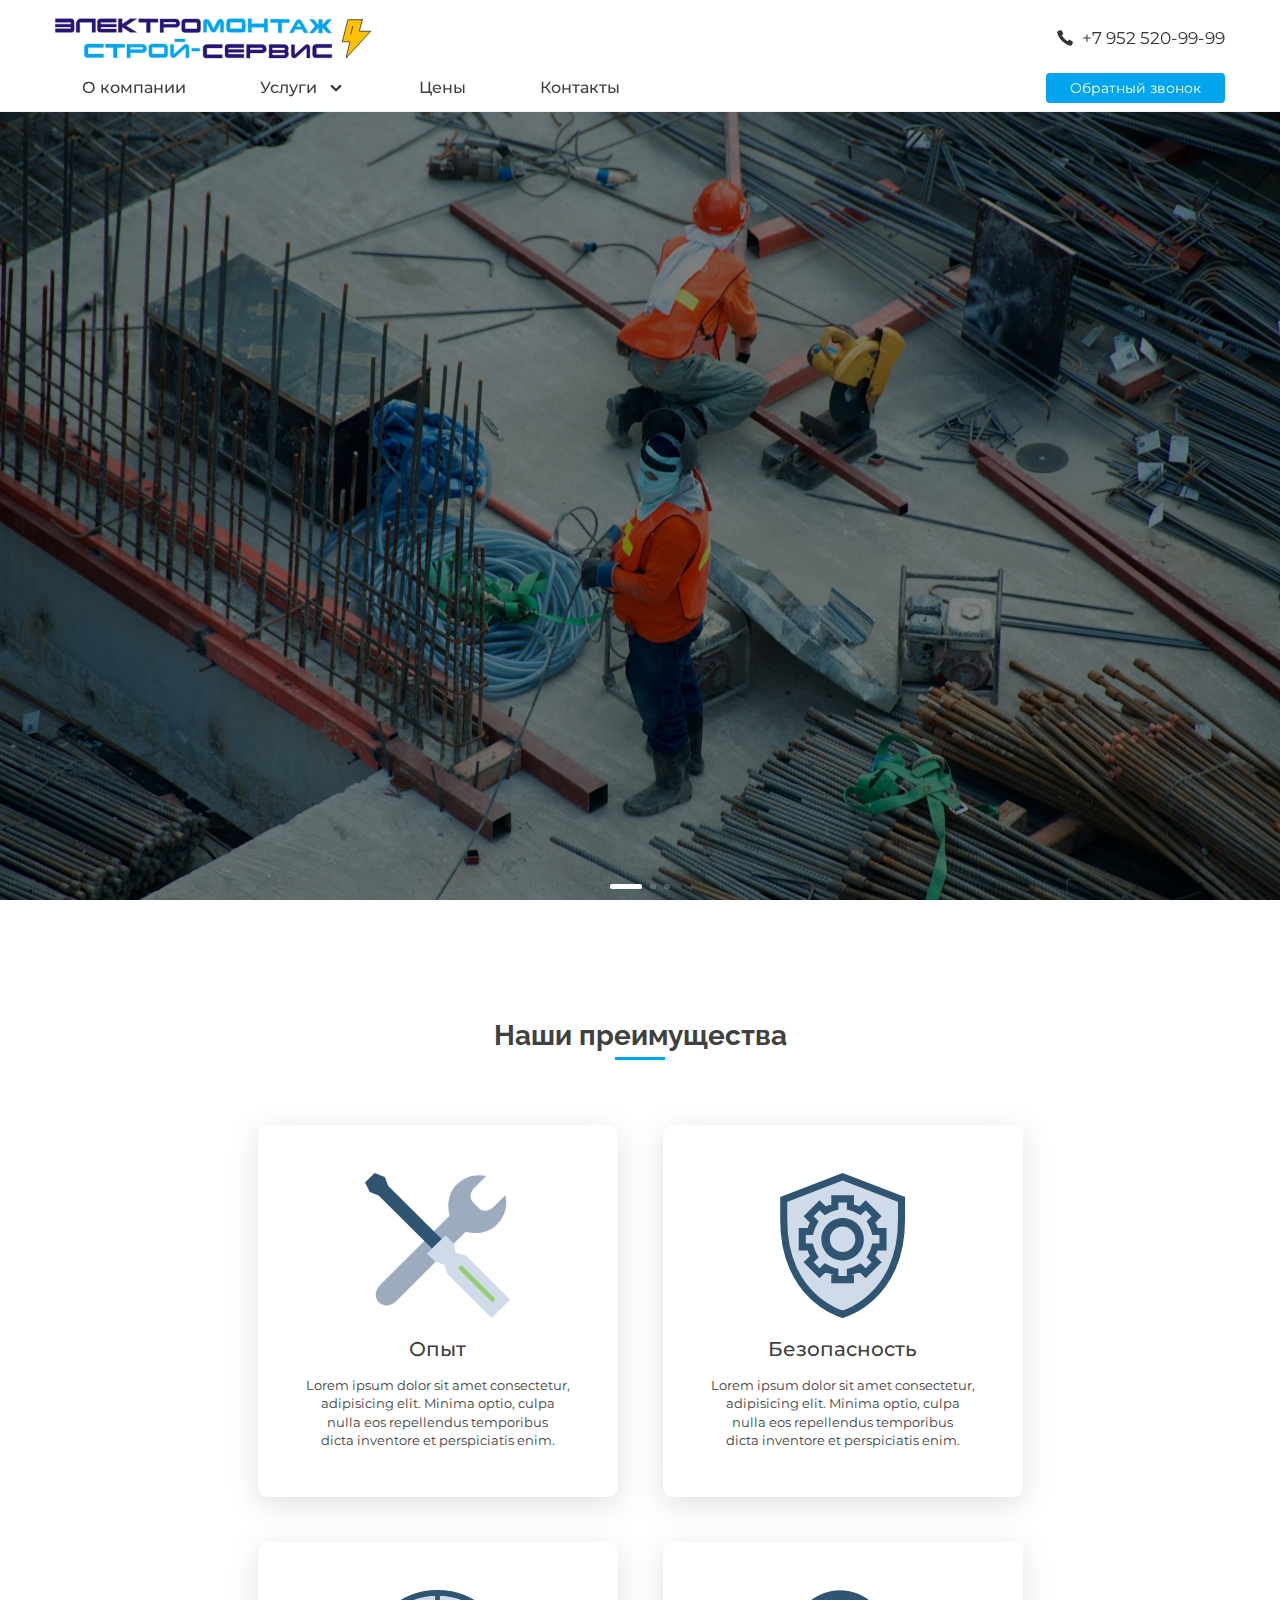
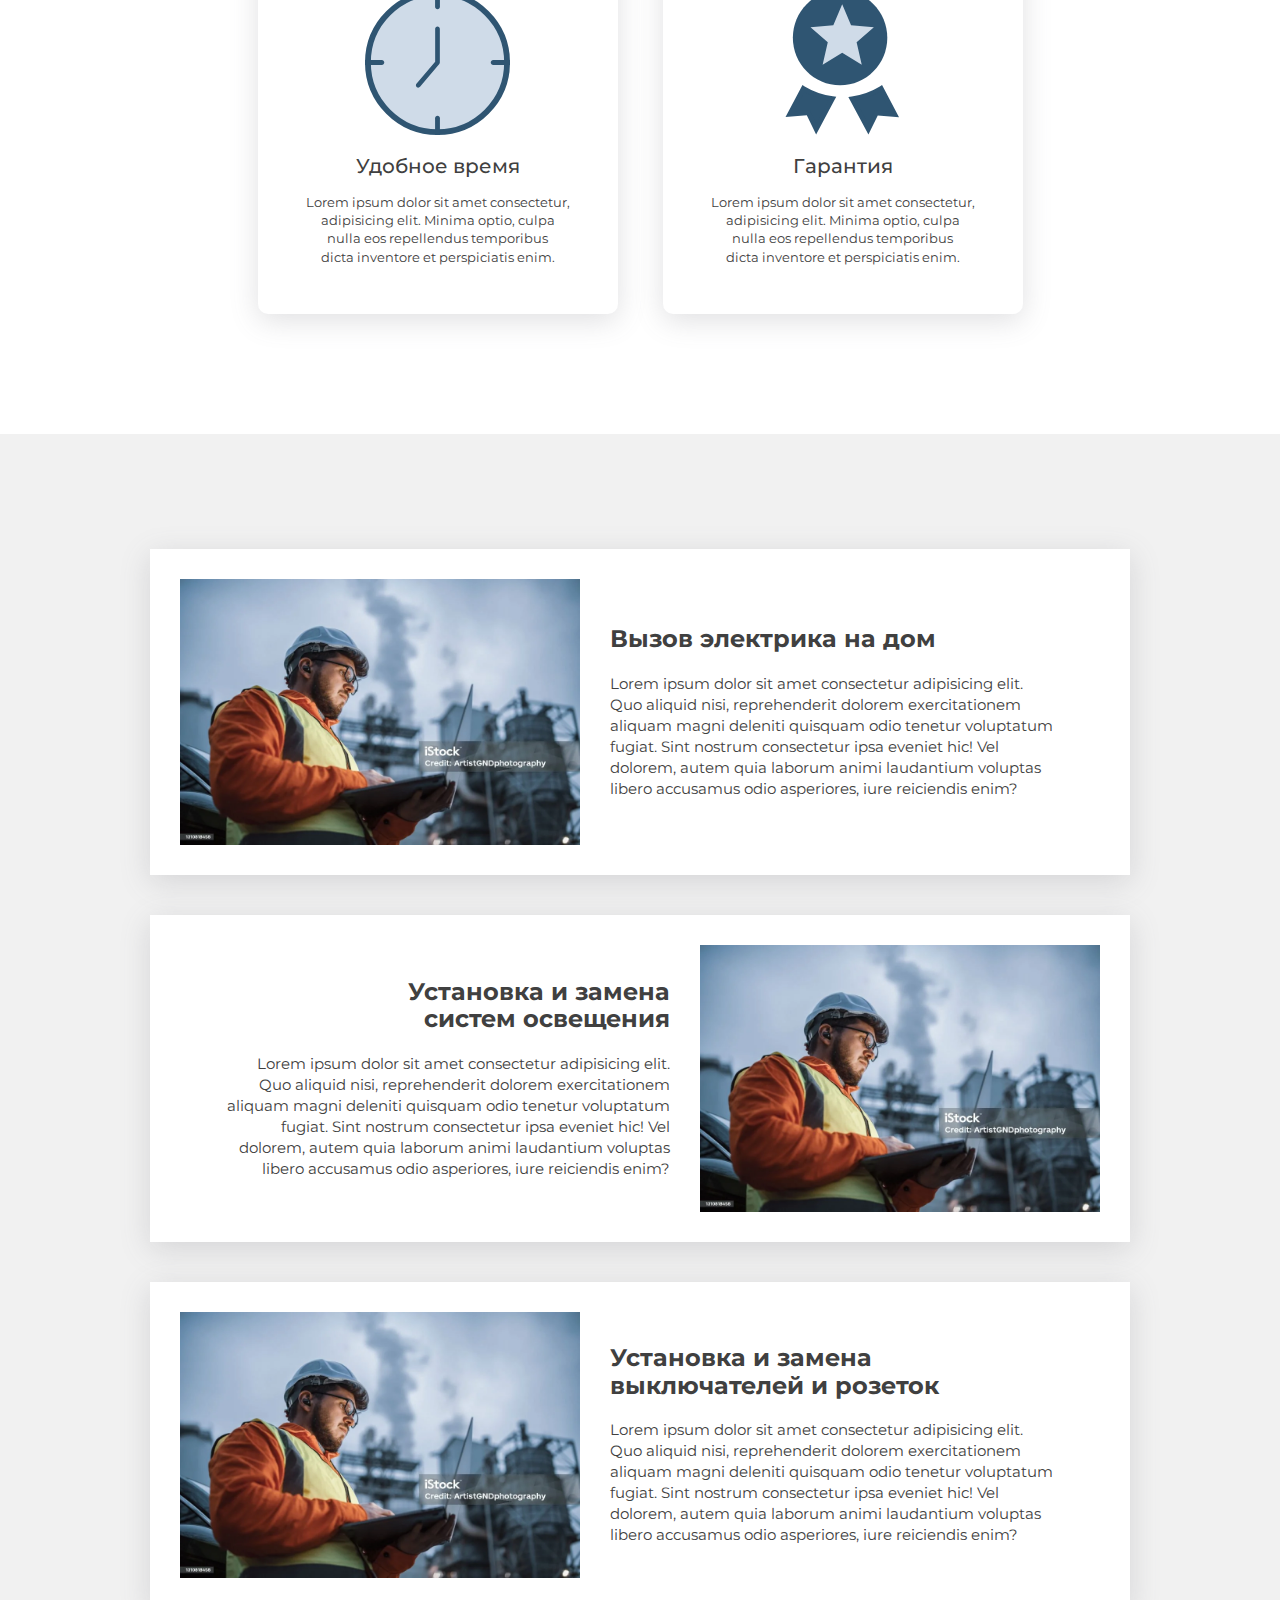
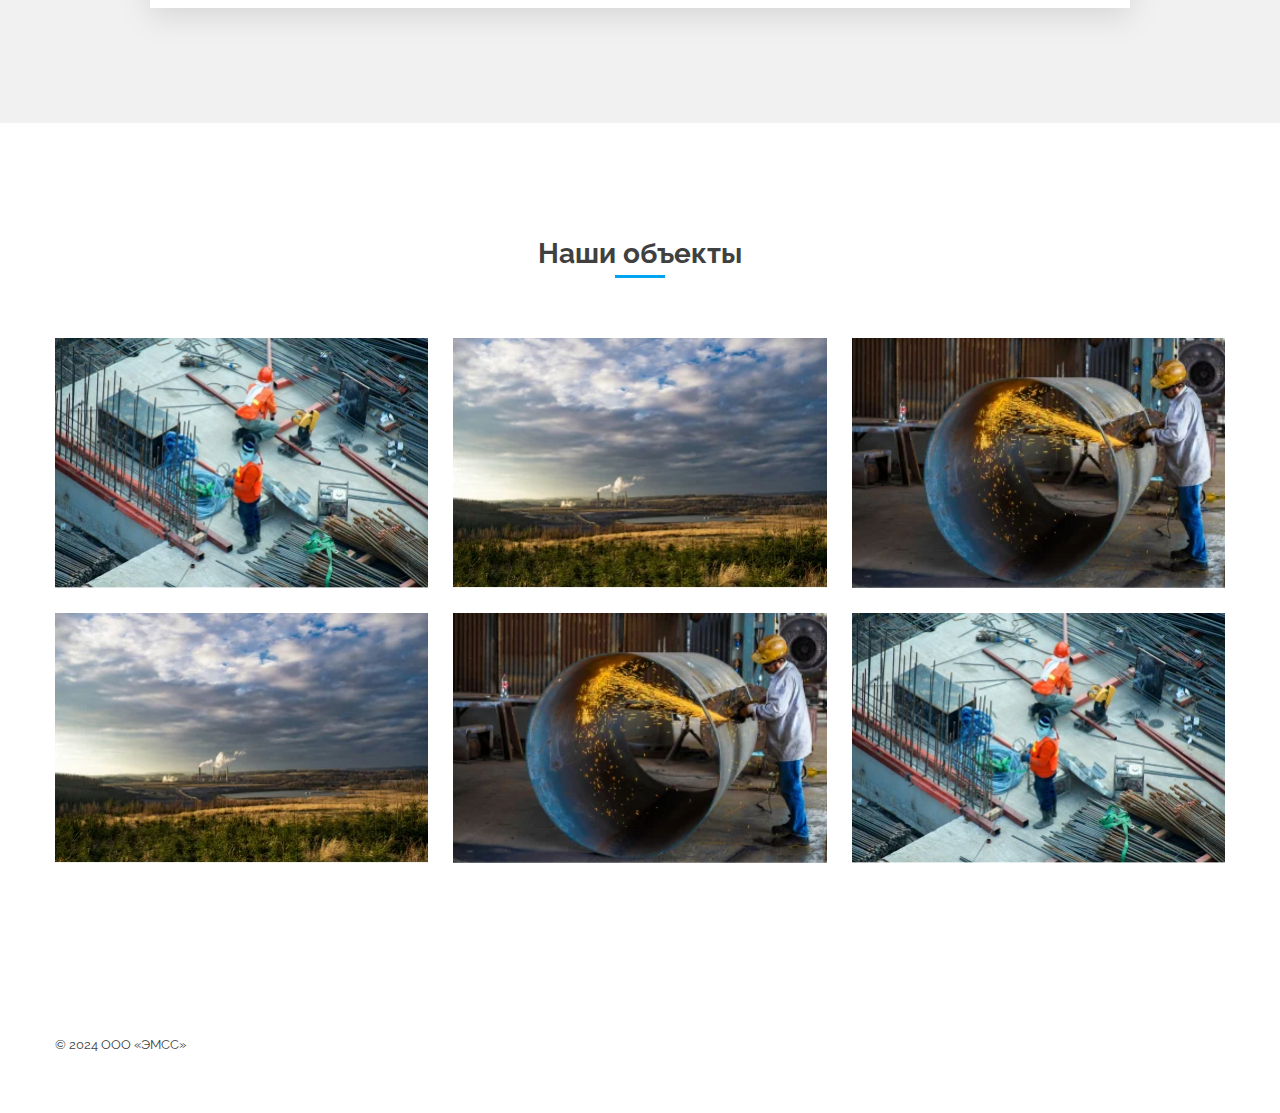
<file: index.html>
<!DOCTYPE html><html lang="ru"><head><meta charset="UTF-8"/><meta http-equiv="X-UA-Compatible" content="IE=edge"/><meta name="viewport" content="width=device-width, initial-scale=1.0"/><title>ЭМСС</title><link rel="stylesheet" href="./css/main.css"/><link rel="icon" type="image/x-icon" href="./img/favicons/favicon.svg"><link rel="apple-touch-icon" sizes="180x180" href="./img/favicons/apple-touch-icon.png"><meta name="description" content="Электромонтажные работы в Челябинске и Челябинской области"><meta name="keywords" content="Электромонтаж, Электромонтажные работы, Электрик, Челябинск, Челябинская область."></head><body><header class="header"><div class="header__body"><div class="container"><div class="header__row"> <a href="./index.html" class="logo"><img src="./img/logo3.svg" alt="" width="320" height="45"></a> <a class="header__phone" href="tel:+79525204832"><svg class="icon icon--phone"><use href="./img/svgsprite/sprite.symbol.svg#phone"></use></svg> <span>+7&#160;952&#160;520-99-99</span></a> <button class="mobile-nav-btn"><div class="nav-icon"></div></button></div></div></div><div class="header__bottom"><div class="container"><div class="header__row"><nav class="nav"><ul class="header__menu"><li class="header__menu-item"><a href="./about.html">О&#160;компании</a></li><li class="header__menu-item subtitle"> <a href="./services.html"><span>Услуги</span> <svg class="icon icon--arrow-down"><use href="./img/svgsprite/sprite.symbol.svg#arrow-down"></use></svg></a><ul class="subtitle__menu"><li class="subtitle__item"><a href="#2">Электрика под ключ</a></li><li class="subtitle__item"><a href="#3">Сборка и&#160;реконструкция электрощита</a></li><li class="subtitle__item"><a href="#4">Монтаж электропроводки</a></li><li class="subtitle__item"><a href="#">Установка и&#160;замена систем освещения</a></li><li class="subtitle__item"><a href="#">Установка и&#160;подключение бытовой техники</a></li><li class="subtitle__item"><a href="#">Установка и&#160;замена выключателей и&#160;розеток</a></li><li class="subtitle__item"><a href="#">Сервисные и&#160;бытовые услуги</a></li></ul></li><li class="header__menu-item"><a href="./price.html">Цены</a></li><li class="header__menu-item"><a href="./contacts.html">Контакты</a></li></ul></nav> <button class="header__btn" type="button">Обратный звонок</button></div></div></div><div class="popup"><div class="popup__backdrop"></div><div class="popup__body"> <button class="popup__close-btn" type="button"><svg class="icon icon--close"><use href="./img/svgsprite/sprite.symbol.svg#close"></use></svg></button><div class="popup__content"><form action="" class="form"> <input class="form__input" type="text" placeholder="Номер телефона"> <input class="form__input" type="text" placeholder="Ваше имя"><p class="form__text"> Нажимая кнопку, я&#160;принимаю <a class="form__link" href="#">соглашение о&#160;конфиденциальности</a> и&#160;соглашаюсь с&#160;обработкой персональных данных</p> <button class="form__btn" type="submit">Отправить</button></form></div></div></div></header><div class="mobile-nav"><ul class="mobile-nav__list"><li><a href="index.html">Главная</a></li><li><a href="docs.html">Стоимость работ</a></li></ul></div><main class="main"><section class="hero"><div class="hero__slider swiper"><div class="swiper-wrapper"><div class="hero__slide swiper-slide"><picture><source srcset="./img/hero1.webp 1x, ./img/hero1@2x.webp 2x" type="image/webp"><source srcset="./img/hero1.jpg 1x, ./img/hero1@2x.jpg 2x" type="image/jpeg"> <img class="hero__img" src="./img/hero1.jpg" alt=""></picture><div class="hero__content"><div class="hero__wrap"><h2 class="hero__title">Комплексные электромонтажные работы и&#160;обслуживание</h2><p class="hero__text"> Lorem ipsum dolor sit amet consectetur adipisicing elit. Sequi magni atque tempora accusamus quo nesciunt totam unde dolores corporis aspernatur accusantium ducimus ipsa impedit, aliquam sapiente minima. Fugiat, ea&#160;corrupti?</p><p class="hero__text"> Lorem ipsum dolor sit amet consectetur adipisicing elit. Sequi magni atque tempora accusamus quo nesciunt totam unde dolores corporis aspernatur accusantium ducimus ipsa impedit, aliquam sapiente minima. Fugiat, ea&#160;corrupti?</p></div></div></div><div class="hero__slide swiper-slide"><picture><source srcset="./img/hero2.webp 1x, ./img/hero2@2x.webp 2x" type="image/webp"><source srcset="./img/hero2.jpg 1x, ./img/hero2@2x.jpg 2x" type="image/jpeg"> <img class="hero__img" src="./img/hero2.jpg" alt=""></picture><div class="hero__content"><div class="hero__wrap"><h2 class="hero__title">Гарантия качества</h2><p class="hero__text"> Lorem ipsum dolor sit amet consectetur adipisicing elit. Sequi magni atque tempora accusamus quo nesciunt totam unde dolores corporis aspernatur accusantium ducimus ipsa impedit, aliquam sapiente minima. Fugiat, ea&#160;corrupti?</p><p class="hero__text"> Lorem ipsum dolor sit amet consectetur adipisicing elit. Sequi magni atque tempora accusamus quo nesciunt totam unde dolores corporis aspernatur accusantium ducimus ipsa impedit, aliquam sapiente minima. Fugiat, ea&#160;corrupti?</p></div></div></div><div class="hero__slide swiper-slide"><picture><source srcset="./img/hero3.webp 1x, ./img/hero3@2x.webp 2x" type="image/webp"><source srcset="./img/hero3.jpg 1x, ./img/hero3@2x.jpg 2x" type="image/jpeg"> <img class="hero__img" src="./img/hero3.jpg" alt=""></picture><div class="hero__content"><div class="hero__wrap"><h2 class="hero__title">Выполняем работы в&#160;Челябинске и&#160;Челябинской области</h2><p class="hero__text"> Lorem ipsum dolor sit amet consectetur adipisicing elit. Sequi magni atque tempora accusamus quo nesciunt totam unde dolores corporis aspernatur accusantium ducimus ipsa impedit, aliquam sapiente minima. Fugiat, ea&#160;corrupti?</p><p class="hero__text"> Lorem ipsum dolor sit amet consectetur adipisicing elit. Sequi magni atque tempora accusamus quo nesciunt totam unde dolores corporis aspernatur accusantium ducimus ipsa impedit, aliquam sapiente minima. Fugiat, ea&#160;corrupti?</p></div></div></div></div><div class="swiper-pagination"></div></div></section><section class="benefits"><div class="benefits__body"><h2 class="benefits__title title-2"> Наши преимущества</h2><ul class="benefits__list"><li class="benefits__list-item"> <img class="benefits__img" src="./img/tools.svg" alt=""><h3 class="benefits__list-title title-3"> Опыт</h3><p class="benefits__list-text"> Lorem ipsum dolor sit amet consectetur, adipisicing elit. Minima optio, culpa nulla eos repellendus temporibus dicta inventore et&#160;perspiciatis enim.</p></li><li class="benefits__list-item"> <img class="benefits__img" src="./img/shield3.svg" alt=""><h3 class="benefits__list-title title-3"> Безопасность</h3><p class="benefits__list-text"> Lorem ipsum dolor sit amet consectetur, adipisicing elit. Minima optio, culpa nulla eos repellendus temporibus dicta inventore et&#160;perspiciatis enim.</p></li><li class="benefits__list-item"> <img class="benefits__img" src="./img/clock1.svg" alt=""><h3 class="benefits__list-title title-3"> Удобное время</h3><p class="benefits__list-text"> Lorem ipsum dolor sit amet consectetur, adipisicing elit. Minima optio, culpa nulla eos repellendus temporibus dicta inventore et&#160;perspiciatis enim.</p></li><li class="benefits__list-item"> <img class="benefits__img" src="./img/quality2.svg" alt=""><h3 class="benefits__list-title title-3"> Гарантия</h3><p class="benefits__list-text"> Lorem ipsum dolor sit amet consectetur, adipisicing elit. Minima optio, culpa nulla eos repellendus temporibus dicta inventore et&#160;perspiciatis enim.</p></li></ul></div></section><div class="works"><div class="container"><div class="works__body"><ul class="works__list"><li class="works__item"><picture><source srcset="./img/1.webp 1x, ./img/1@2x.webp 2x" type="image/webp"><source srcset="./img/1.jpg 1x, ./img/1@2x.jpg 2x" type="image/jpeg"> <img class="works__img" src="./img/1.jpg" alt=""></picture><div class="works__item-content"><h3 class="works__item-title"> Вызов электрика на&#160;дом</h3><p class="works__item-text"> Lorem ipsum dolor sit amet consectetur adipisicing elit. Quo aliquid nisi, reprehenderit dolorem exercitationem aliquam magni deleniti quisquam odio tenetur voluptatum fugiat. Sint nostrum consectetur ipsa eveniet&#160;hic! Vel dolorem, autem quia laborum animi laudantium voluptas libero accusamus odio asperiores, iure reiciendis enim?</p></div></li><li class="works__item"><picture><source srcset="./img/1.webp 1x, ./img/1@2x.webp 2x" type="image/webp"><source srcset="./img/1.jpg 1x, ./img/1@2x.jpg 2x" type="image/jpeg"> <img class="works__img" src="./img/1.jpg" alt=""></picture><div class="works__item-content"><h3 class="works__item-title"> Установка и&#160;замена систем освещения</h3><p class="works__item-text"> Lorem ipsum dolor sit amet consectetur adipisicing elit. Quo aliquid nisi, reprehenderit dolorem exercitationem aliquam magni deleniti quisquam odio tenetur voluptatum fugiat. Sint nostrum consectetur ipsa eveniet&#160;hic! Vel dolorem, autem quia laborum animi laudantium voluptas libero accusamus odio asperiores, iure reiciendis enim?</p></div></li><li class="works__item"><picture><source srcset="./img/1.webp 1x, ./img/1@2x.webp 2x" type="image/webp"><source srcset="./img/1.jpg 1x, ./img/1@2x.jpg 2x" type="image/jpeg"> <img class="works__img" src="./img/1.jpg" alt=""></picture><div class="works__item-content"><h3 class="works__item-title"> Установка и&#160;замена выключателей и&#160;розеток</h3><p class="works__item-text"> Lorem ipsum dolor sit amet consectetur adipisicing elit. Quo aliquid nisi, reprehenderit dolorem exercitationem aliquam magni deleniti quisquam odio tenetur voluptatum fugiat. Sint nostrum consectetur ipsa eveniet&#160;hic! Vel dolorem, autem quia laborum animi laudantium voluptas libero accusamus odio asperiores, iure reiciendis enim?</p></div></li></ul></div></div></div><section class="gallery"><div class="container"><div class="gallery__body"><h2 class="gallery__title title-2"> Наши объекты</h2><div class="gallery__content"><a href="./img/hero1.jpg" data-fancybox="gallery" data-caption="Caption #1"><picture><source srcset="./img/gallery1.webp 1x, ./img/gallery1@2x.webp 2x" type="image/webp"><source srcset="./img/gallery1.jpg 1x, ./img/gallery1@2x.jpg 2x" type="image/jpeg"> <img class="gallery__img" src="./img/gallery1.jpg"/></picture></a><a href="./img/hero2.jpg" data-fancybox="gallery" data-caption="Caption #2"><picture><source srcset="./img/gallery2.webp 1x, ./img/gallery2@2x.webp 2x" type="image/webp"><source srcset="./img/gallery2.jpg 1x, ./img/gallery2@2x.jpg 2x" type="image/jpeg"> <img class="gallery__img" src="./img/gallery2.jpg"/></picture></a><a href="./img/hero3.jpg" data-fancybox="gallery" data-caption="Caption #3"><picture><source srcset="./img/gallery3.webp 1x, ./img/gallery3@2x.webp 2x" type="image/webp"><source srcset="./img/gallery3.jpg 1x, ./img/gallery3@2x.jpg 2x" type="image/jpeg"> <img class="gallery__img" src="./img/gallery3.jpg"/></picture></a><a href="./img/hero1.jpg" data-fancybox="gallery" data-caption="Caption #4"><picture><source srcset="./img/gallery2.webp 1x, ./img/gallery2@2x.webp 2x" type="image/webp"><source srcset="./img/gallery2.jpg 1x, ./img/gallery2@2x.jpg 2x" type="image/jpeg"> <img class="gallery__img" src="./img/gallery2.jpg"/></picture></a><a href="./img/hero2.jpg" data-fancybox="gallery" data-caption="Caption #5"><picture><source srcset="./img/gallery3.webp 1x, ./img/gallery3@2x.webp 2x" type="image/webp"><source srcset="./img/gallery3.jpg 1x, ./img/gallery3@2x.jpg 2x" type="image/jpeg"> <img class="gallery__img" src="./img/gallery3.jpg"/></picture></a><a href="./img/hero3.jpg" data-fancybox="gallery" data-caption="Caption #6"><picture><source srcset="./img/gallery1.webp 1x, ./img/gallery1@2x.webp 2x" type="image/webp"><source srcset="./img/gallery1.jpg 1x, ./img/gallery1@2x.jpg 2x" type="image/jpeg"> <img class="gallery__img" src="./img/gallery1.jpg"/></picture></a></div></div></div></section></main><footer class="footer"><div class="container"><div class="footer__copyright"><p>&#169; 2024 OOO &#171;ЭМСС&#187;</p></div></div></footer><script src="./js/index.bundle.js"></script></body></html>
</file>
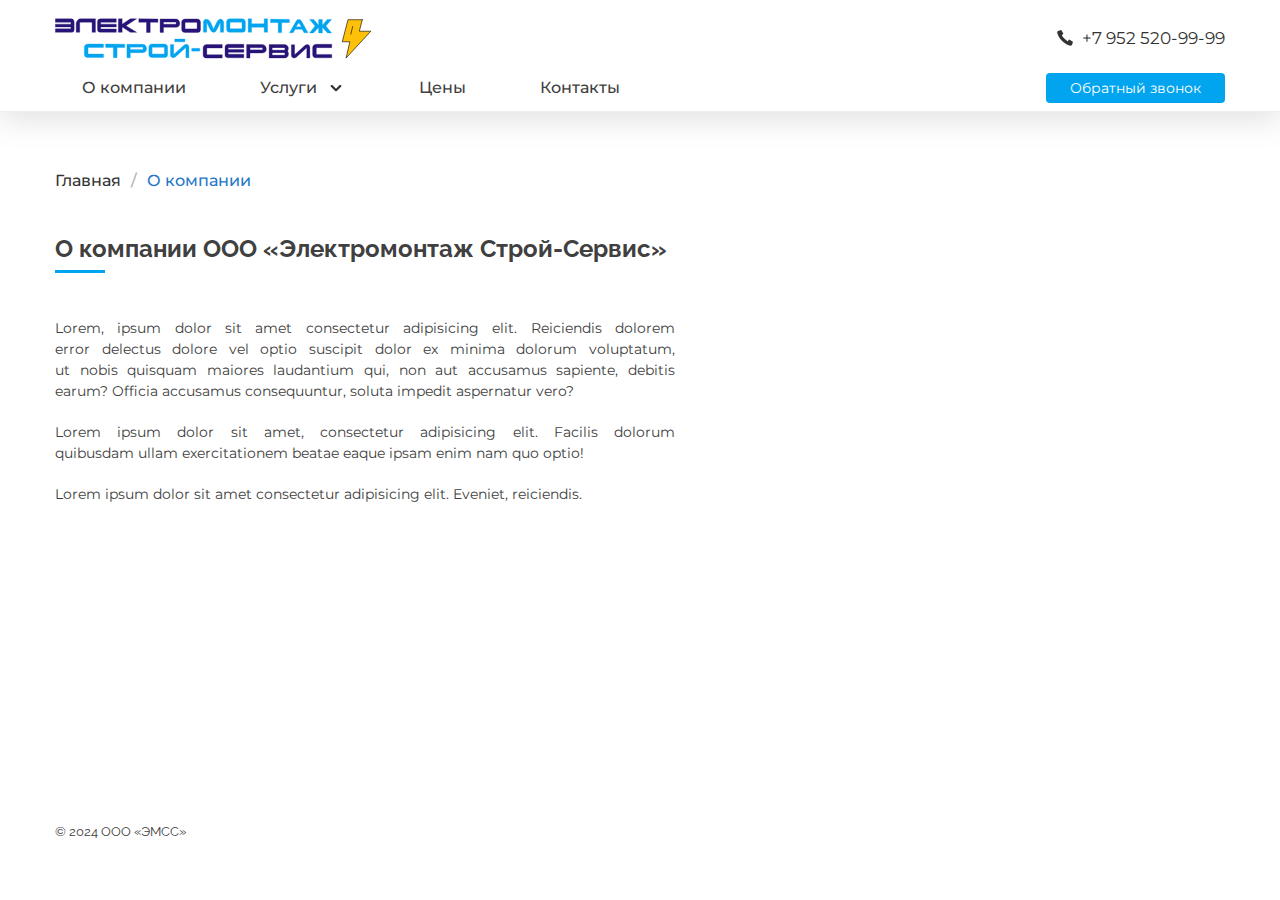
<file: about.html>
<!DOCTYPE html><html lang="ru"><head><meta charset="UTF-8"/><meta http-equiv="X-UA-Compatible" content="IE=edge"/><meta name="viewport" content="width=device-width, initial-scale=1.0"/><title>ЭМСС</title><link rel="stylesheet" href="./css/main.css"/><link rel="icon" type="image/x-icon" href="./img/favicons/favicon.svg"><link rel="apple-touch-icon" sizes="180x180" href="./img/favicons/apple-touch-icon.png"><meta name="description" content="Электромонтажные работы в Челябинске и Челябинской области"><meta name="keywords" content="Электромонтаж, Электромонтажные работы, Электрик, Челябинск, Челябинская область."></head><body><header class="header"><div class="header__body"><div class="container"><div class="header__row"> <a href="./index.html" class="logo"><img src="./img/logo3.svg" alt="" width="320" height="45"></a> <a class="header__phone" href="tel:+79525204832"><svg class="icon icon--phone"><use href="./img/svgsprite/sprite.symbol.svg#phone"></use></svg> <span>+7&#160;952&#160;520-99-99</span></a> <button class="mobile-nav-btn"><div class="nav-icon"></div></button></div></div></div><div class="header__bottom"><div class="container"><div class="header__row"><nav class="nav"><ul class="header__menu"><li class="header__menu-item"><a href="./about.html">О&#160;компании</a></li><li class="header__menu-item subtitle"> <a href="./services.html"><span>Услуги</span> <svg class="icon icon--arrow-down"><use href="./img/svgsprite/sprite.symbol.svg#arrow-down"></use></svg></a><ul class="subtitle__menu"><li class="subtitle__item"><a href="#2">Электрика под ключ</a></li><li class="subtitle__item"><a href="#3">Сборка и&#160;реконструкция электрощита</a></li><li class="subtitle__item"><a href="#4">Монтаж электропроводки</a></li><li class="subtitle__item"><a href="#">Установка и&#160;замена систем освещения</a></li><li class="subtitle__item"><a href="#">Установка и&#160;подключение бытовой техники</a></li><li class="subtitle__item"><a href="#">Установка и&#160;замена выключателей и&#160;розеток</a></li><li class="subtitle__item"><a href="#">Сервисные и&#160;бытовые услуги</a></li></ul></li><li class="header__menu-item"><a href="./price.html">Цены</a></li><li class="header__menu-item"><a href="./contacts.html">Контакты</a></li></ul></nav> <button class="header__btn" type="button">Обратный звонок</button></div></div></div><div class="popup"><div class="popup__backdrop"></div><div class="popup__body"> <button class="popup__close-btn" type="button"><svg class="icon icon--close"><use href="./img/svgsprite/sprite.symbol.svg#close"></use></svg></button><div class="popup__content"><form action="" class="form"> <input class="form__input" type="text" placeholder="Номер телефона"> <input class="form__input" type="text" placeholder="Ваше имя"><p class="form__text"> Нажимая кнопку, я&#160;принимаю <a class="form__link" href="#">соглашение о&#160;конфиденциальности</a> и&#160;соглашаюсь с&#160;обработкой персональных данных</p> <button class="form__btn" type="submit">Отправить</button></form></div></div></div></header><div class="mobile-nav"><ul class="mobile-nav__list"><li><a href="index.html">Главная</a></li><li><a href="docs.html">Стоимость работ</a></li></ul></div><main class="main"><section class="about"><div class="container"><div class="breadcrumbs"> <a href="./index.html">Главная</a> <span>О&#160;компании</span></div><div class="about__body"><h2 class="about__title section-title">О&#160;компании ООО&#160;&#171;Электромонтаж Строй-Сервис&#187;</h2><p class="about__text"> Lorem, ipsum dolor sit amet consectetur adipisicing elit. Reiciendis dolorem error delectus dolore vel optio suscipit dolor ex&#160;minima dolorum voluptatum, ut&#160;nobis quisquam maiores laudantium qui, non aut accusamus sapiente, debitis earum? Officia accusamus consequuntur, soluta impedit aspernatur vero?</p><p class="about__text"> Lorem ipsum dolor sit amet, consectetur adipisicing elit. Facilis dolorum quibusdam ullam exercitationem beatae eaque ipsam enim nam quo optio!</p><p class="about__text">Lorem ipsum dolor sit amet consectetur adipisicing elit. Eveniet, reiciendis.</p></div></div></section></main><footer class="footer"><div class="container"><div class="footer__copyright"><p>&#169; 2024 OOO &#171;ЭМСС&#187;</p></div></div></footer><script src="./js/index.bundle.js"></script></body></html>
</file>
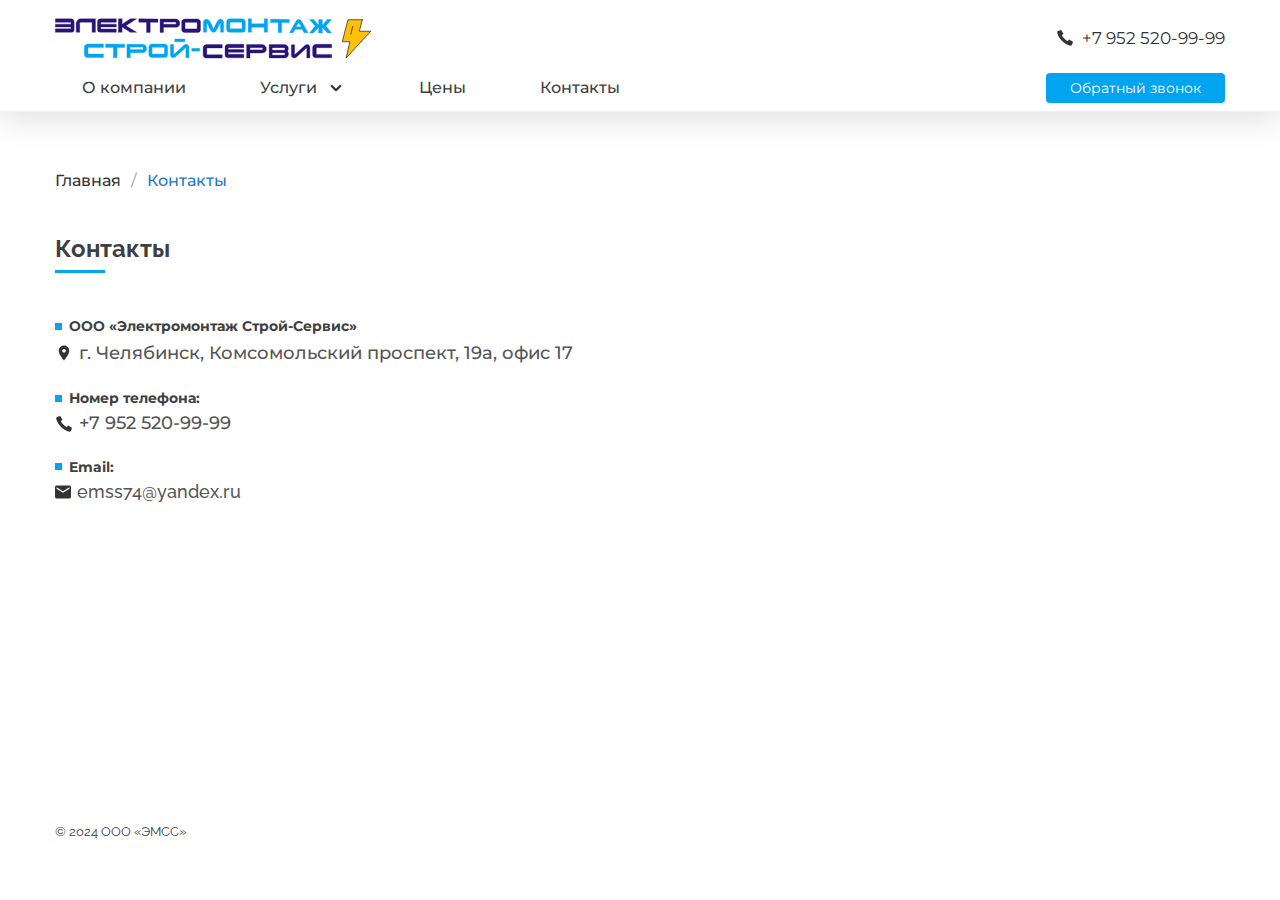
<file: contacts.html>
<!DOCTYPE html><html lang="ru"><head><meta charset="UTF-8"/><meta http-equiv="X-UA-Compatible" content="IE=edge"/><meta name="viewport" content="width=device-width, initial-scale=1.0"/><title>ЭМСС</title><link rel="stylesheet" href="./css/main.css"/><link rel="icon" type="image/x-icon" href="./img/favicons/favicon.svg"><link rel="apple-touch-icon" sizes="180x180" href="./img/favicons/apple-touch-icon.png"><meta name="description" content="Электромонтажные работы в Челябинске и Челябинской области"><meta name="keywords" content="Электромонтаж, Электромонтажные работы, Электрик, Челябинск, Челябинская область."></head><body><header class="header"><div class="header__body"><div class="container"><div class="header__row"> <a href="./index.html" class="logo"><img src="./img/logo3.svg" alt="" width="320" height="45"></a> <a class="header__phone" href="tel:+79525204832"><svg class="icon icon--phone"><use href="./img/svgsprite/sprite.symbol.svg#phone"></use></svg> <span>+7&#160;952&#160;520-99-99</span></a> <button class="mobile-nav-btn"><div class="nav-icon"></div></button></div></div></div><div class="header__bottom"><div class="container"><div class="header__row"><nav class="nav"><ul class="header__menu"><li class="header__menu-item"><a href="./about.html">О&#160;компании</a></li><li class="header__menu-item subtitle"> <a href="./services.html"><span>Услуги</span> <svg class="icon icon--arrow-down"><use href="./img/svgsprite/sprite.symbol.svg#arrow-down"></use></svg></a><ul class="subtitle__menu"><li class="subtitle__item"><a href="#2">Электрика под ключ</a></li><li class="subtitle__item"><a href="#3">Сборка и&#160;реконструкция электрощита</a></li><li class="subtitle__item"><a href="#4">Монтаж электропроводки</a></li><li class="subtitle__item"><a href="#">Установка и&#160;замена систем освещения</a></li><li class="subtitle__item"><a href="#">Установка и&#160;подключение бытовой техники</a></li><li class="subtitle__item"><a href="#">Установка и&#160;замена выключателей и&#160;розеток</a></li><li class="subtitle__item"><a href="#">Сервисные и&#160;бытовые услуги</a></li></ul></li><li class="header__menu-item"><a href="./price.html">Цены</a></li><li class="header__menu-item"><a href="./contacts.html">Контакты</a></li></ul></nav> <button class="header__btn" type="button">Обратный звонок</button></div></div></div><div class="popup"><div class="popup__backdrop"></div><div class="popup__body"> <button class="popup__close-btn" type="button"><svg class="icon icon--close"><use href="./img/svgsprite/sprite.symbol.svg#close"></use></svg></button><div class="popup__content"><form action="" class="form"> <input class="form__input" type="text" placeholder="Номер телефона"> <input class="form__input" type="text" placeholder="Ваше имя"><p class="form__text"> Нажимая кнопку, я&#160;принимаю <a class="form__link" href="#">соглашение о&#160;конфиденциальности</a> и&#160;соглашаюсь с&#160;обработкой персональных данных</p> <button class="form__btn" type="submit">Отправить</button></form></div></div></div></header><div class="mobile-nav"><ul class="mobile-nav__list"><li><a href="index.html">Главная</a></li><li><a href="docs.html">Стоимость работ</a></li></ul></div><main class="main"><section class="contacts"><div class="container"><div class="breadcrumbs"> <a href="./index.html">Главная</a> <span>Контакты</span></div><div class="contacts__body"><h2 class="contacts__title section-title">Контакты</h2><address class="address"> <span>ООО&#160;&#171;Электромонтаж Строй-Сервис&#187;</span><div class="address__location"><svg class="icon icon--location"><use href="./img/svgsprite/sprite.symbol.svg#location"></use></svg><span>г. Челябинск, Комсомольский проспект, 19а, офис 17</span></div> <span>Номер телефона:</span> <a class="address__phone" href="tel:+79525204832"><svg class="icon icon--phone"><use href="./img/svgsprite/sprite.symbol.svg#phone"></use></svg> <span>+7&#160;952&#160;520-99-99</span></a> <span>Email:</span> <a class="address__email" href="mailto:emss74@yandex.ru"><svg class="icon icon--email"><use href="./img/svgsprite/sprite.symbol.svg#email"></use></svg><span>emss74@yandex.ru</span></a></address></div><div class="contacts__map"></div></div></section></main><footer class="footer"><div class="container"><div class="footer__copyright"><p>&#169; 2024 OOO &#171;ЭМСС&#187;</p></div></div></footer><script src="./js/index.bundle.js"></script></body></html>
</file>
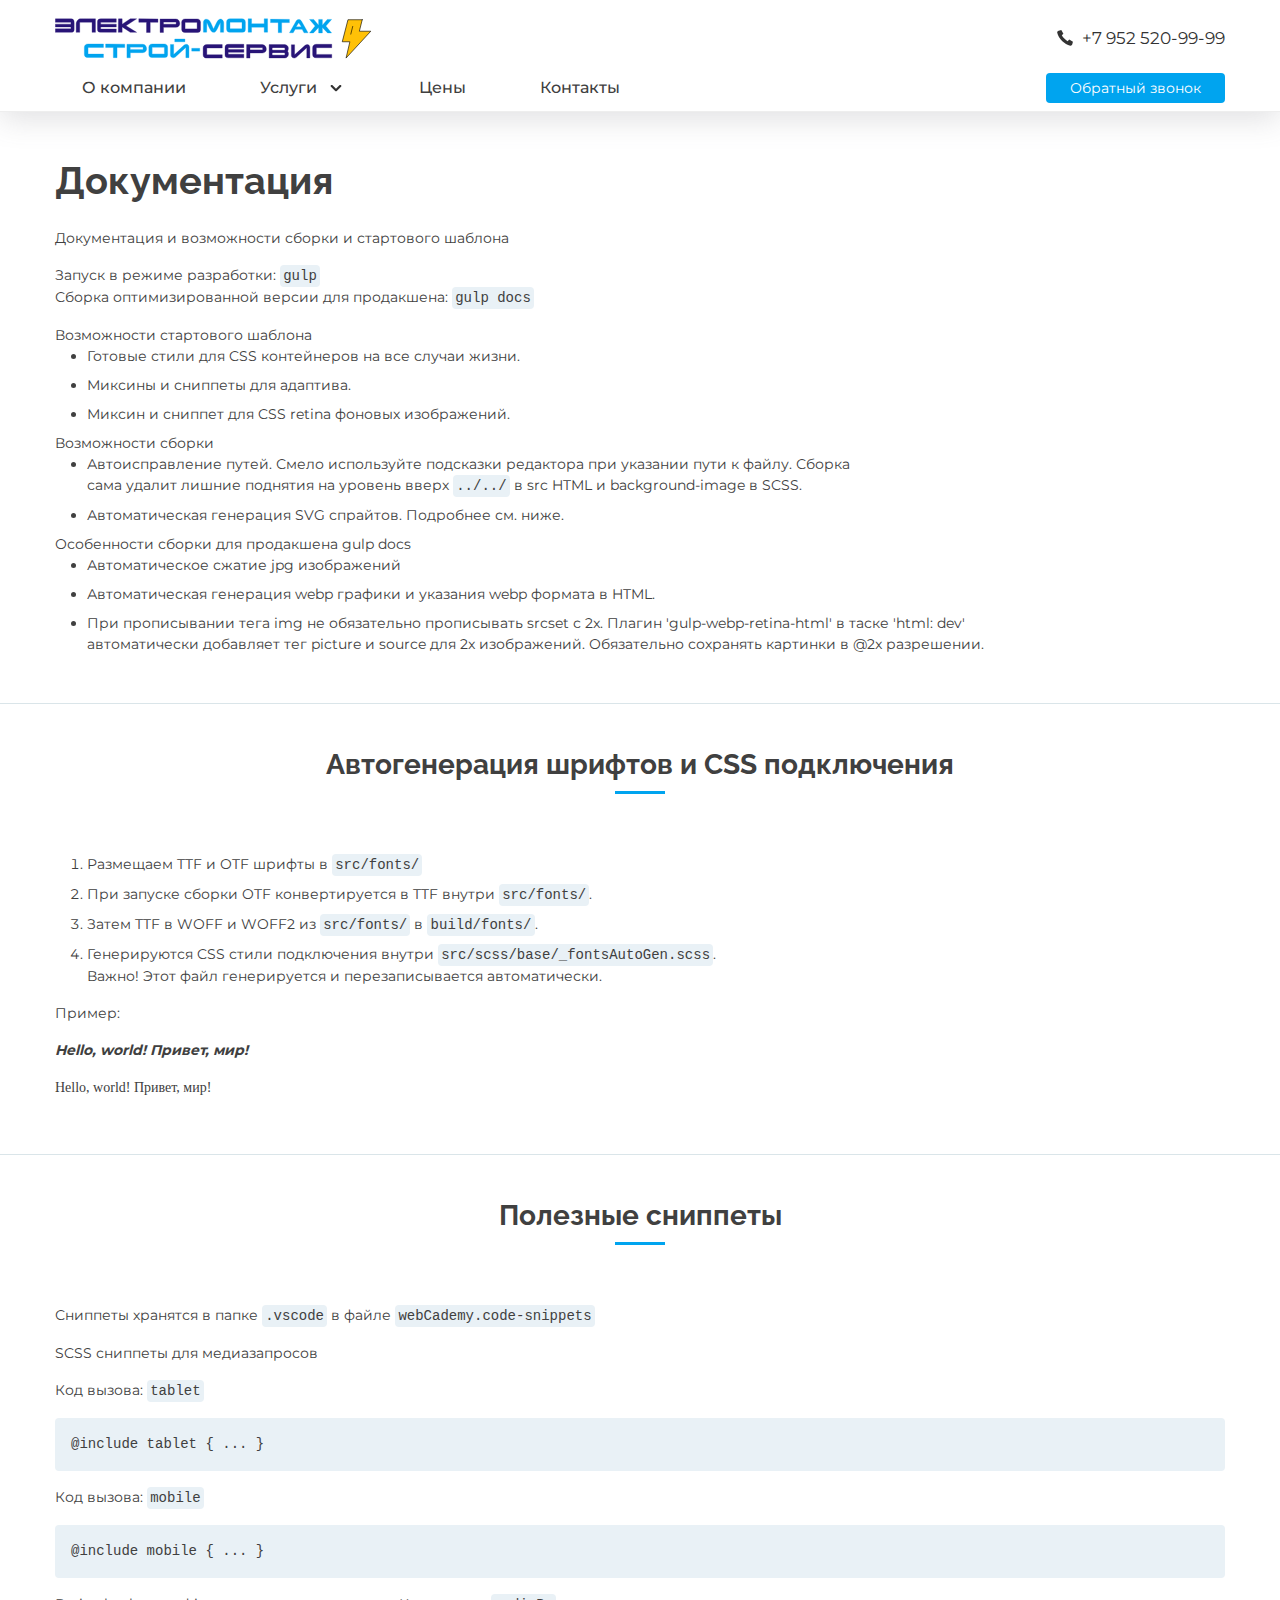
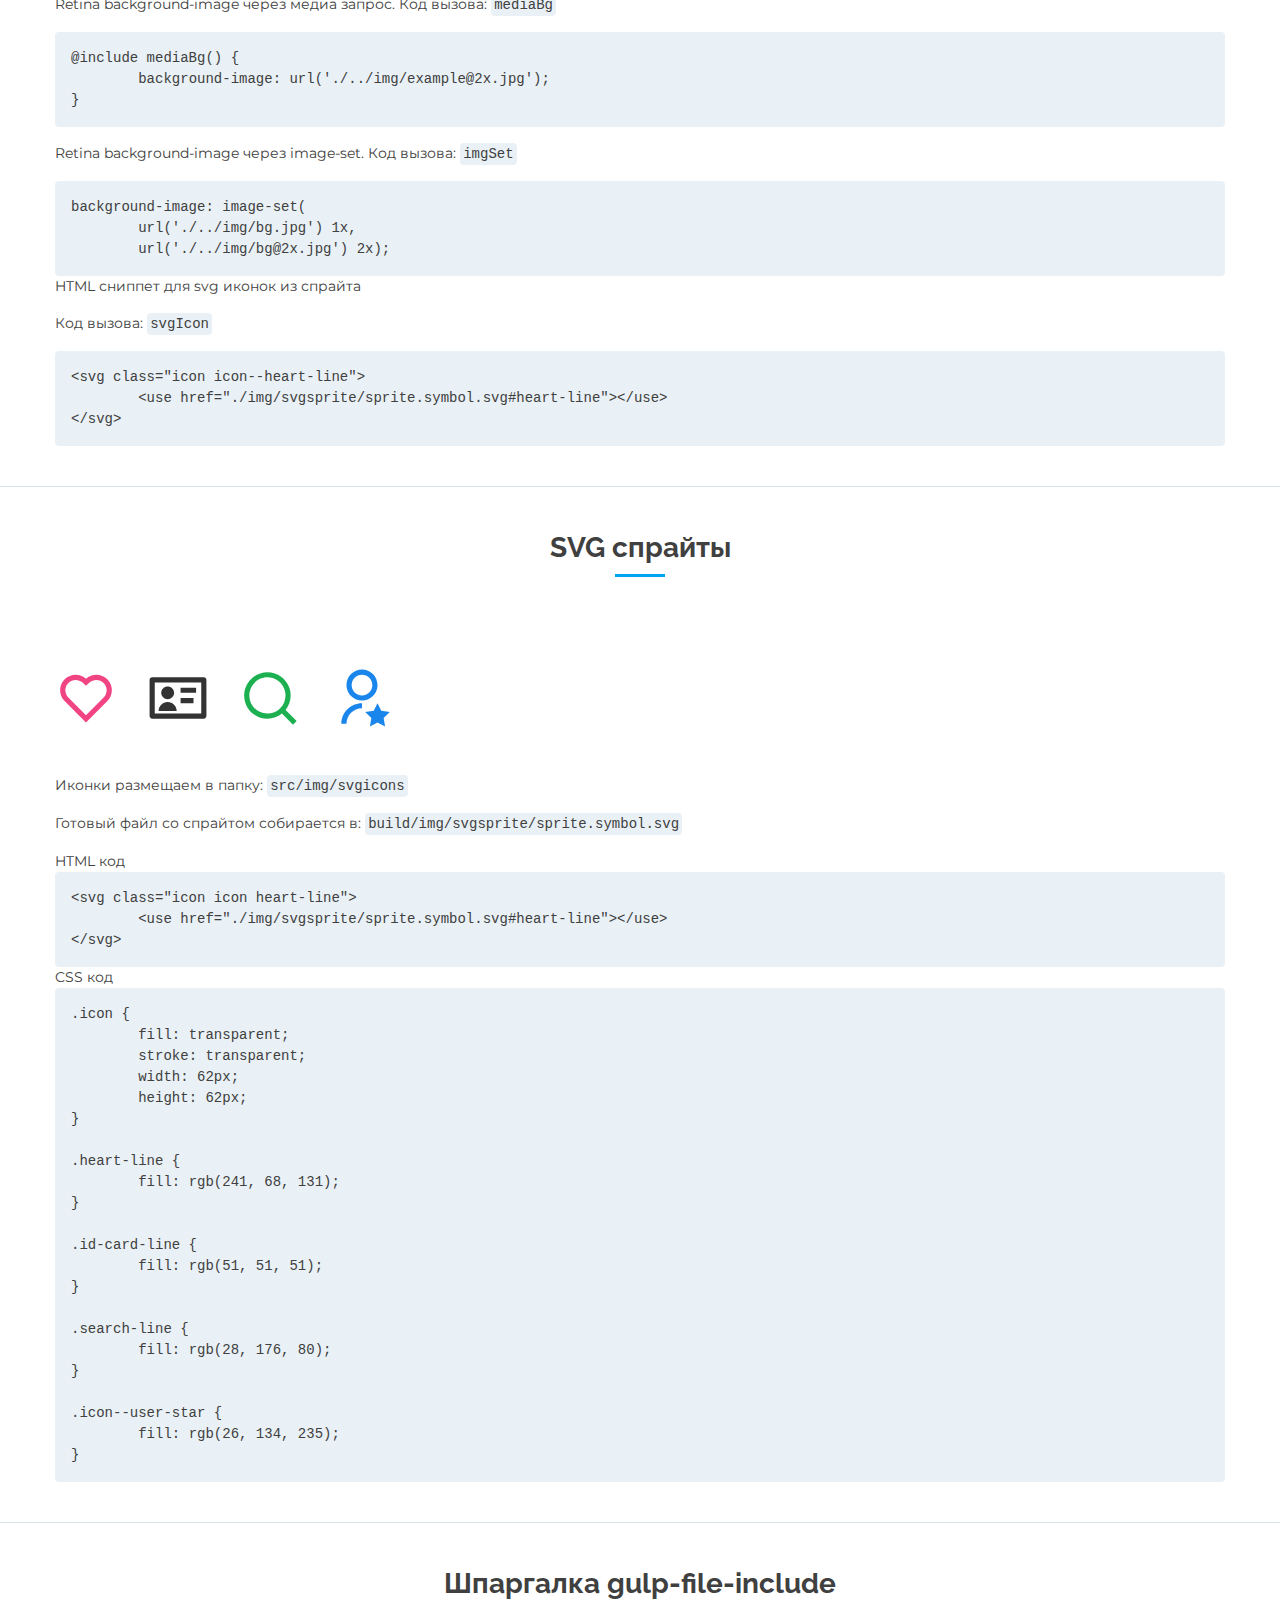
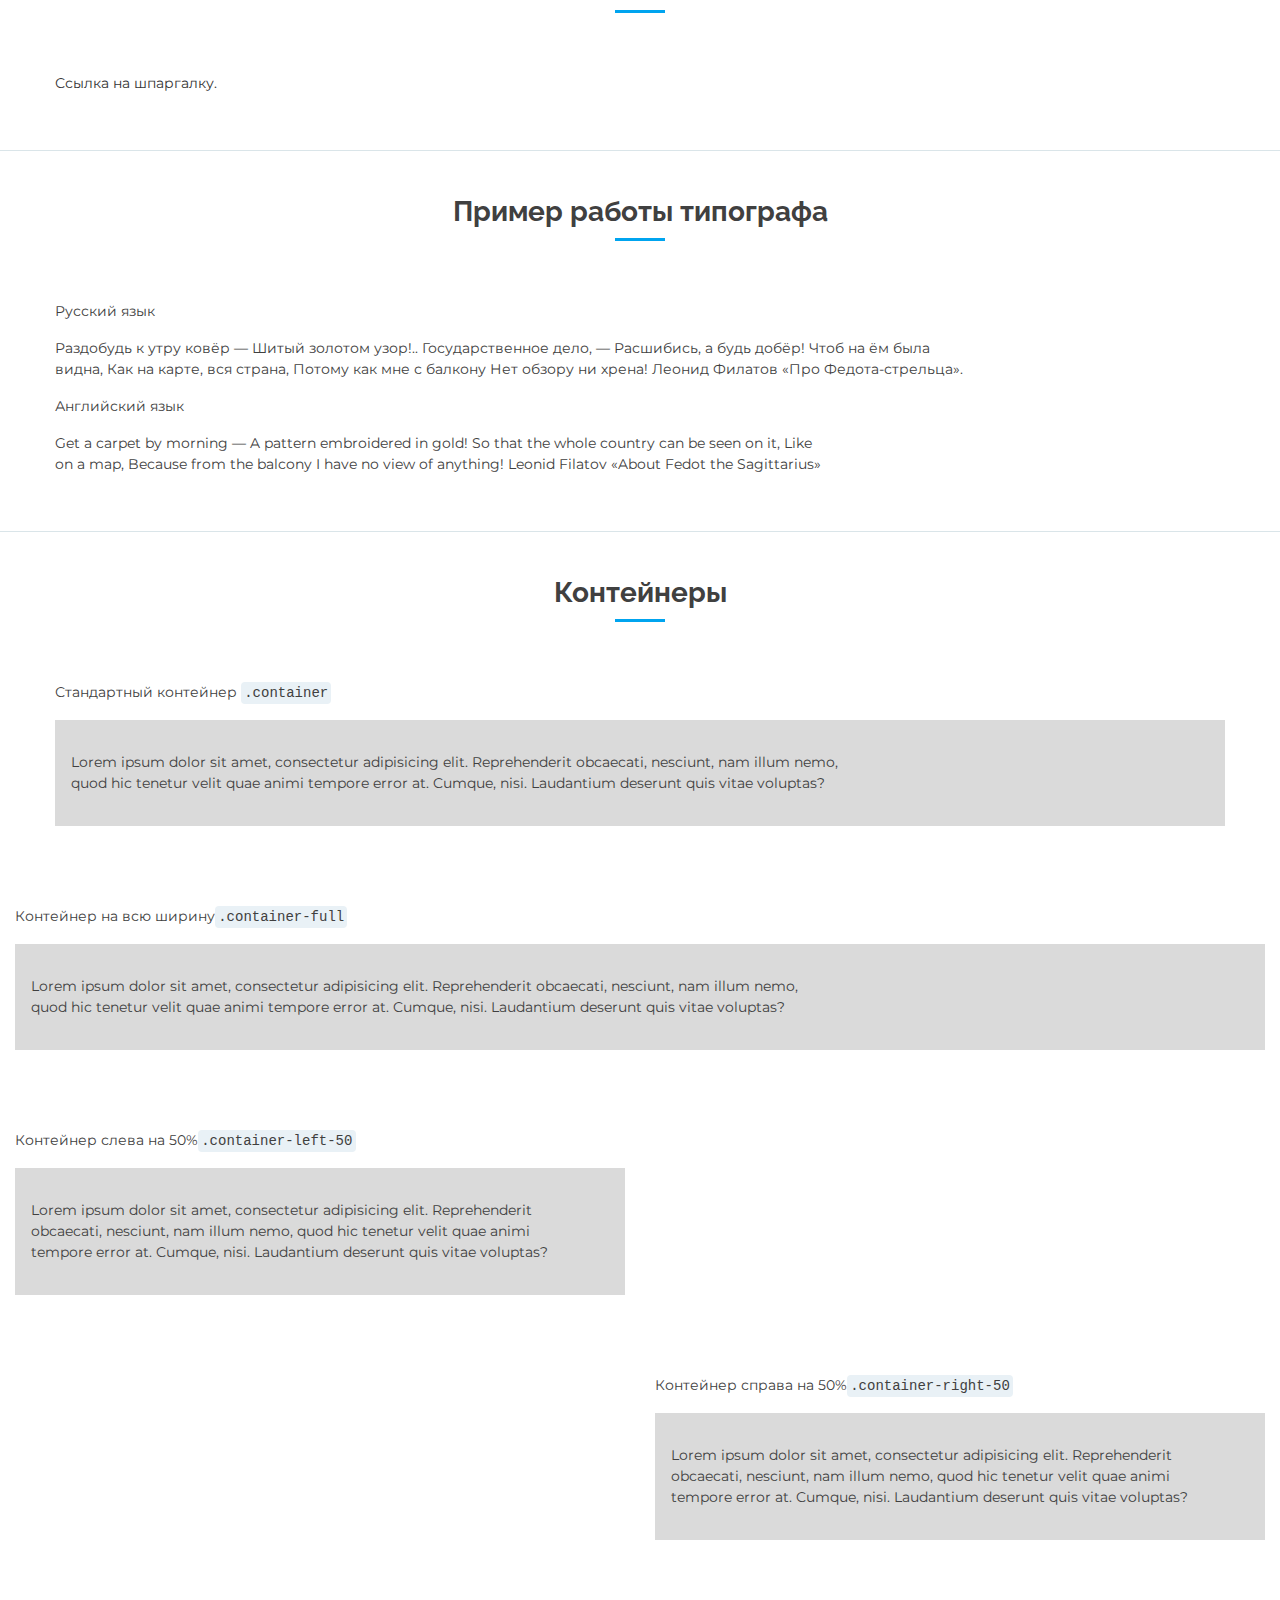
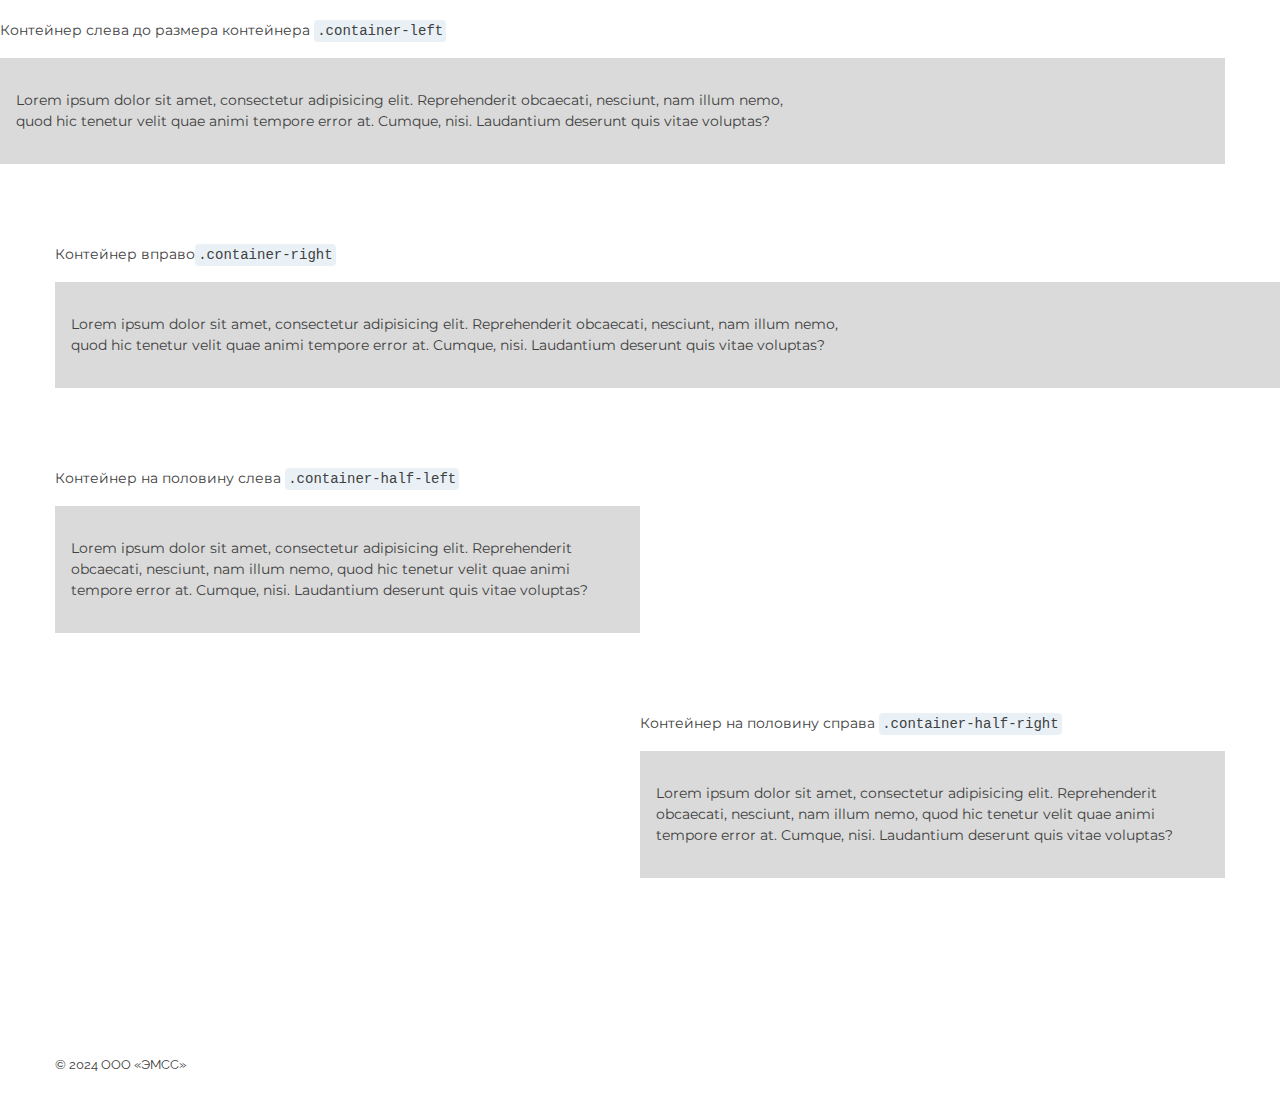
<file: docs.html>
<!DOCTYPE html><html lang="en"><head><meta charset="UTF-8"/><meta http-equiv="X-UA-Compatible" content="IE=edge"/><meta name="viewport" content="width=device-width, initial-scale=1.0"/><title>Стартовый шаблон | ВебКадеми</title><link rel="stylesheet" href="./css/main.css"/><link rel="icon" type="image/x-icon" href="./img/favicons/favicon.svg"><link rel="apple-touch-icon" sizes="180x180" href="./img/favicons/apple-touch-icon.png"></head><body><header class="header"><div class="header__body"><div class="container"><div class="header__row"> <a href="./index.html" class="logo"><img src="./img/logo3.svg" alt="" width="320" height="45"></a> <a class="header__phone" href="tel:+79525204832"><svg class="icon icon--phone"><use href="./img/svgsprite/sprite.symbol.svg#phone"></use></svg> <span>+7&#160;952&#160;520-99-99</span></a> <button class="mobile-nav-btn"><div class="nav-icon"></div></button></div></div></div><div class="header__bottom"><div class="container"><div class="header__row"><nav class="nav"><ul class="header__menu"><li class="header__menu-item"><a href="./about.html">О&#160;компании</a></li><li class="header__menu-item subtitle"> <a href="./services.html"><span>Услуги</span> <svg class="icon icon--arrow-down"><use href="./img/svgsprite/sprite.symbol.svg#arrow-down"></use></svg></a><ul class="subtitle__menu"><li class="subtitle__item"><a href="#2">Электрика под ключ</a></li><li class="subtitle__item"><a href="#3">Сборка и&#160;реконструкция электрощита</a></li><li class="subtitle__item"><a href="#4">Монтаж электропроводки</a></li><li class="subtitle__item"><a href="#">Установка и&#160;замена систем освещения</a></li><li class="subtitle__item"><a href="#">Установка и&#160;подключение бытовой техники</a></li><li class="subtitle__item"><a href="#">Установка и&#160;замена выключателей и&#160;розеток</a></li><li class="subtitle__item"><a href="#">Сервисные и&#160;бытовые услуги</a></li></ul></li><li class="header__menu-item"><a href="./price.html">Цены</a></li><li class="header__menu-item"><a href="./contacts.html">Контакты</a></li></ul></nav> <button class="header__btn" type="button">Обратный звонок</button></div></div></div><div class="popup"><div class="popup__backdrop"></div><div class="popup__body"> <button class="popup__close-btn" type="button"><svg class="icon icon--close"><use href="./img/svgsprite/sprite.symbol.svg#close"></use></svg></button><div class="popup__content"><form action="" class="form"> <input class="form__input" type="text" placeholder="Номер телефона"> <input class="form__input" type="text" placeholder="Ваше имя"><p class="form__text"> Нажимая кнопку, я&#160;принимаю <a class="form__link" href="#">соглашение о&#160;конфиденциальности</a> и&#160;соглашаюсь с&#160;обработкой персональных данных</p> <button class="form__btn" type="submit">Отправить</button></form></div></div></div></header><div class="mobile-nav"><ul class="mobile-nav__list"><li><a href="index.html">Главная</a></li><li><a href="docs.html">Стоимость работ</a></li></ul></div><main class="docs"><section><div class="container"><h1 class="title-1">Документация</h1><p>Документация и&#160;возможности сборки и&#160;стартового шаблона</p><p> Запуск в&#160;режиме разработки: <code>gulp</code><br> Сборка оптимизированной версии для продакшена: <code>gulp docs</code></p><h3 class="title-3">Возможности стартового шаблона</h3><ul><li>Готовые стили для CSS контейнеров на&#160;все случаи жизни.</li><li>Миксины и&#160;сниппеты для адаптива.</li><li>Миксин и&#160;сниппет для CSS retina фоновых изображений.</li></ul><h3 class="title-3">Возможности сборки</h3><ul><li>Автоисправление путей. Смело используйте подсказки редактора при указании пути к&#160;файлу. Сборка сама удалит лишние поднятия на&#160;уровень вверх <code>../../</code> в&#160;src HTML и background-image в&#160;SCSS.</li><li>Автоматическая генерация SVG спрайтов. Подробнее см.&#160;ниже.</li></ul><h3 class="title-3">Особенности сборки для продакшена gulp docs</h3><ul><li>Автоматическое сжатие jpg изображений</li><li>Автоматическая генерация webp графики и&#160;указания webp формата в&#160;HTML.</li><li>При прописывании тега img не&#160;обязательно прописывать srcset с&#160;2x. Плагин 'gulp-webp-retina-html' в&#160;таске 'html: dev' автоматически добавляет тег picture и&#160;source для 2x изображений. Обязательно сохранять картинки в&#160;@2x разрешении.</li></ul></div></section><section><div class="container"><h2 class="title-2">Автогенерация шрифтов и&#160;CSS подключения</h2><ol><li>Размещаем TTF и&#160;OTF шрифты в&#160;<code>src/fonts/</code></li><li>При запуске сборки OTF конвертируется в&#160;TTF внутри <code>src/fonts/</code>.</li><li>Затем TTF в&#160;WOFF и&#160;WOFF2 из&#160;<code>src/fonts/</code> в&#160;<code>build/fonts/</code>.</li><li>Генерируются CSS стили подключения внутри <code>src/scss/base/_fontsAutoGen.scss</code>.<br> Важно! Этот файл генерируется и&#160;перезаписывается автоматически.</li></ol><p> Пример:</p><p class="font-1">Hello, world! Привет, мир!</p><p class="font-2">Hello, world! Привет, мир!</p></div></section><section><div class="container"><h2 class="title-2">Полезные сниппеты</h2><p>Сниппеты хранятся в&#160;папке <code>.vscode</code> в&#160;файле <code>webCademy.code-snippets</code></p><h4 class="title-4">SCSS сниппеты для медиазапросов</h4><p>Код вызова: <code>tablet</code></p><pre class="code">@include tablet { ... }</pre><p>Код вызова: <code>mobile</code></p><pre class="code">@include mobile { ... }</pre><p>Retina background-image через медиа запрос. Код вызова: <code>mediaBg</code></p><pre class="code">
@include mediaBg() {
	background-image: url('./../img/example@2x.jpg');
}</pre><p>Retina background-image через image-set. Код вызова: <code>imgSet</code></p><pre class="code">background-image: image-set(
	url('./../img/bg.jpg') 1x,
	url('./../img/bg@2x.jpg') 2x);</pre><h4 class="title-4">HTML сниппет для svg иконок из&#160;спрайта</h4><p>Код вызова: <code>svgIcon</code></p><pre class="code">
&lt;svg class="icon icon--heart-line"&gt;
	&lt;use href="./img/svgsprite/sprite.symbol.svg#heart-line"&gt;&lt;/use&gt;
&lt;/svg&gt;
</pre></div></section><section><div class="container"><h2 class="title-2">SVG спрайты</h2><div class="icons-wrapper"><svg class="icon icon--heart-line"><use href="./img/svgsprite/sprite.symbol.svg#heart-line"></use></svg><svg class="icon icon--id-card-line"><use href="./img/svgsprite/sprite.symbol.svg#id-card-line"></use></svg><svg class="icon icon--search-line"><use href="./img/svgsprite/sprite.symbol.svg#search-line"></use></svg><svg class="icon icon--user-star"><use href="./img/svgsprite/sprite.symbol.svg#user-star-line"></use></svg></div><p> Иконки размещаем в&#160;папку: <code>src/img/svgicons</code></p><p> Готовый файл со&#160;спрайтом собирается в: <code>build/img/svgsprite/sprite.symbol.svg</code></p><h4 class="title-4">HTML код</h4><pre class="code">&lt;svg class="icon icon heart-line"&gt;
	&lt;use href="./img/svgsprite/sprite.symbol.svg#heart-line"&gt;&lt;/use&gt;
&lt;/svg&gt;</pre><h4 class="title-4">CSS код</h4><pre class="code">.icon {
	fill: transparent;
	stroke: transparent;
	width: 62px;
	height: 62px;
}

.heart-line {
	fill: rgb(241, 68, 131);
}

.id-card-line {
	fill: rgb(51, 51, 51);
}

.search-line {
	fill: rgb(28, 176, 80);
}

.icon--user-star {
	fill: rgb(26, 134, 235);
}</pre></div></section><section><div class="container"><h2 class="title-2">Шпаргалка gulp-file-include</h2><p> <a href="https://opalescent-side-463.notion.site/Gulp-file-include-ae5885e857cc4658987dd30f40b77e74?pvs=4" target="_blank">Ссылка на&#160;шпаргалку.</a></p></div></section><section><div class="container"><h2 class="title-2">Пример работы типографа</h2><h4 class="title-4">Русский язык</h4><p>Раздобудь к&#160;утру ковёр&#160;&#8212; Шитый золотом узор!.. Государственное дело,&#160;&#8212; Расшибись, а&#160;будь добёр! Чтоб на&#160;ём&#160;была видна, Как на&#160;карте, вся страна, Потому как мне с&#160;балкону Нет обзору ни&#160;хрена! Леонид Филатов &#171;Про Федота-стрельца&#187;.</p><h4 class="title-4">Английский язык</h4><p>Get a&#160;carpet by&#160;morning&#160;&#8212; A&#160;pattern embroidered in&#160;gold! So&#160;that the whole country can be&#160;seen on&#160;it, Like on&#160;a&#160;map, Because from the balcony I&#160;have no&#160;view of&#160;anything! Leonid Filatov &#171;About Fedot the Sagittarius&#187;</p></div></section><section><div class="container"><h2 class="title-2">Контейнеры</h2></div><div class="container"><p>Стандартный контейнер <code>.container</code></p><div class="content-demo"><p>Lorem ipsum dolor sit amet, consectetur adipisicing elit. Reprehenderit obcaecati, nesciunt, nam illum nemo, quod hic tenetur velit quae animi tempore error&#160;at. Cumque, nisi. Laudantium deserunt quis vitae voluptas?</p></div></div><div class="container-full"><p>Контейнер на&#160;всю ширину<code>.container-full</code></p><div class="content-demo"><p>Lorem ipsum dolor sit amet, consectetur adipisicing elit. Reprehenderit obcaecati, nesciunt, nam illum nemo, quod hic tenetur velit quae animi tempore error&#160;at. Cumque, nisi. Laudantium deserunt quis vitae voluptas?</p></div></div><div class="container-left-50"><p>Контейнер слева на&#160;50%<code>.container-left-50</code></p><div class="content-demo"><p>Lorem ipsum dolor sit amet, consectetur adipisicing elit. Reprehenderit obcaecati, nesciunt, nam illum nemo, quod hic tenetur velit quae animi tempore error&#160;at. Cumque, nisi. Laudantium deserunt quis vitae voluptas?</p></div></div><div class="container-right-50"><p>Контейнер справа на&#160;50%<code>.container-right-50</code></p><div class="content-demo"><p>Lorem ipsum dolor sit amet, consectetur adipisicing elit. Reprehenderit obcaecati, nesciunt, nam illum nemo, quod hic tenetur velit quae animi tempore error&#160;at. Cumque, nisi. Laudantium deserunt quis vitae voluptas?</p></div></div><div class="container-left"><p>Контейнер слева до&#160;размера контейнера <code>.container-left</code></p><div class="content-demo"><p>Lorem ipsum dolor sit amet, consectetur adipisicing elit. Reprehenderit obcaecati, nesciunt, nam illum nemo, quod hic tenetur velit quae animi tempore error&#160;at. Cumque, nisi. Laudantium deserunt quis vitae voluptas?</p></div></div><div class="container-right"><p>Контейнер вправо<code>.container-right</code></p><div class="content-demo"><p>Lorem ipsum dolor sit amet, consectetur adipisicing elit. Reprehenderit obcaecati, nesciunt, nam illum nemo, quod hic tenetur velit quae animi tempore error&#160;at. Cumque, nisi. Laudantium deserunt quis vitae voluptas?</p></div></div><div class="container-half-left"><p>Контейнер на&#160;половину слева <code>.container-half-left</code></p><div class="content-demo"><p>Lorem ipsum dolor sit amet, consectetur adipisicing elit. Reprehenderit obcaecati, nesciunt, nam illum nemo, quod hic tenetur velit quae animi tempore error&#160;at. Cumque, nisi. Laudantium deserunt quis vitae voluptas?</p></div></div><div class="container-half-right"><p>Контейнер на&#160;половину справа <code>.container-half-right</code></p><div class="content-demo"><p>Lorem ipsum dolor sit amet, consectetur adipisicing elit. Reprehenderit obcaecati, nesciunt, nam illum nemo, quod hic tenetur velit quae animi tempore error&#160;at. Cumque, nisi. Laudantium deserunt quis vitae voluptas?</p></div></div></section></main><footer class="footer"><div class="container"><div class="footer__copyright"><p>&#169; 2024 OOO &#171;ЭМСС&#187;</p></div></div></footer><script src="./js/index.bundle.js"></script></body></html>
</file>
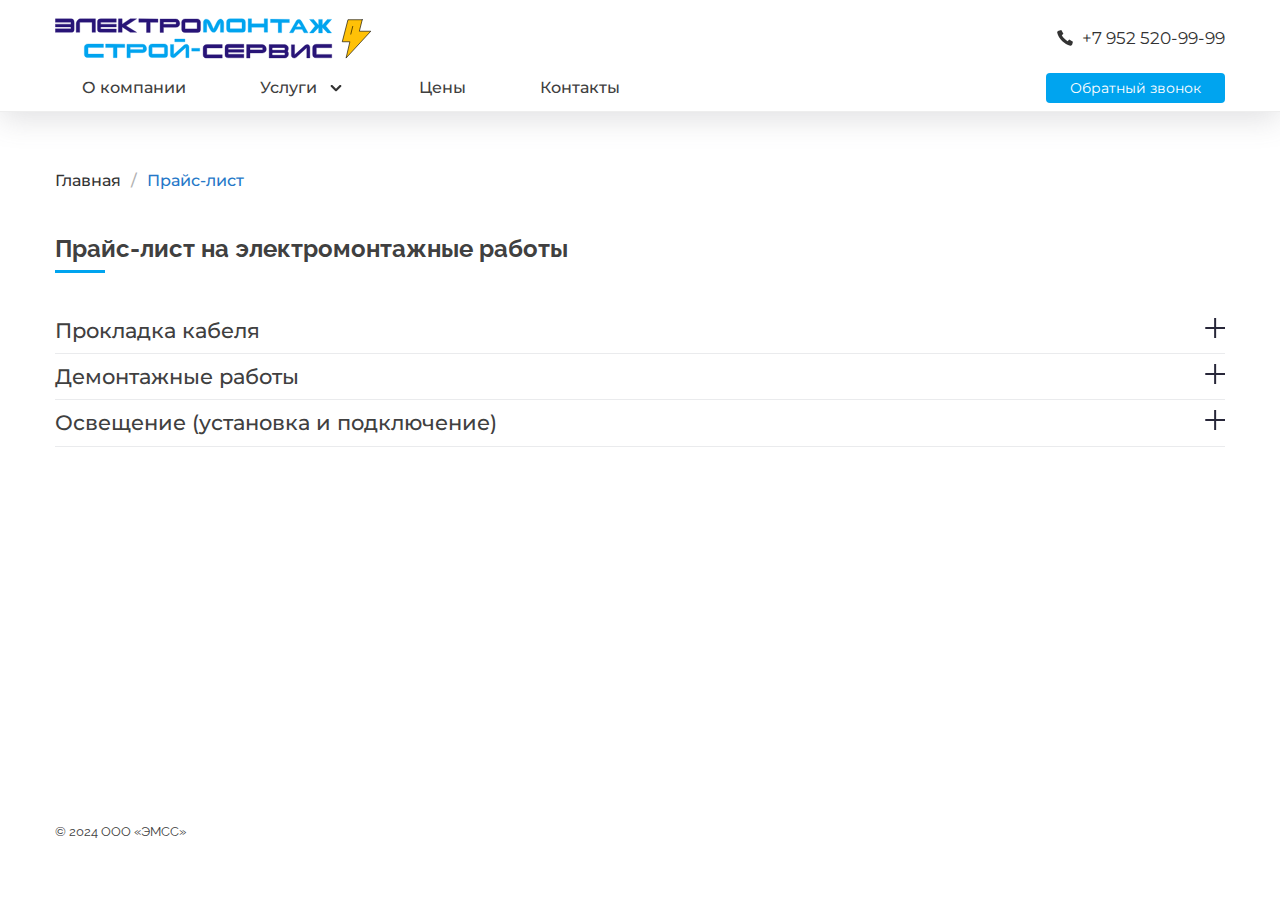
<file: price.html>
<!DOCTYPE html><html lang="ru"><head><meta charset="UTF-8"/><meta http-equiv="X-UA-Compatible" content="IE=edge"/><meta name="viewport" content="width=device-width, initial-scale=1.0"/><title>ЭМСС</title><link rel="stylesheet" href="./css/main.css"/><link rel="icon" type="image/x-icon" href="./img/favicons/favicon.svg"><link rel="apple-touch-icon" sizes="180x180" href="./img/favicons/apple-touch-icon.png"><meta name="description" content="Электромонтажные работы в Челябинске и Челябинской области"><meta name="keywords" content="Электромонтаж, Электромонтажные работы, Электрик, Челябинск, Челябинская область."></head><body><header class="header"><div class="header__body"><div class="container"><div class="header__row"> <a href="./index.html" class="logo"><img src="./img/logo3.svg" alt="" width="320" height="45"></a> <a class="header__phone" href="tel:+79525204832"><svg class="icon icon--phone"><use href="./img/svgsprite/sprite.symbol.svg#phone"></use></svg> <span>+7&#160;952&#160;520-99-99</span></a> <button class="mobile-nav-btn"><div class="nav-icon"></div></button></div></div></div><div class="header__bottom"><div class="container"><div class="header__row"><nav class="nav"><ul class="header__menu"><li class="header__menu-item"><a href="./about.html">О&#160;компании</a></li><li class="header__menu-item subtitle"> <a href="./services.html"><span>Услуги</span> <svg class="icon icon--arrow-down"><use href="./img/svgsprite/sprite.symbol.svg#arrow-down"></use></svg></a><ul class="subtitle__menu"><li class="subtitle__item"><a href="#2">Электрика под ключ</a></li><li class="subtitle__item"><a href="#3">Сборка и&#160;реконструкция электрощита</a></li><li class="subtitle__item"><a href="#4">Монтаж электропроводки</a></li><li class="subtitle__item"><a href="#">Установка и&#160;замена систем освещения</a></li><li class="subtitle__item"><a href="#">Установка и&#160;подключение бытовой техники</a></li><li class="subtitle__item"><a href="#">Установка и&#160;замена выключателей и&#160;розеток</a></li><li class="subtitle__item"><a href="#">Сервисные и&#160;бытовые услуги</a></li></ul></li><li class="header__menu-item"><a href="./price.html">Цены</a></li><li class="header__menu-item"><a href="./contacts.html">Контакты</a></li></ul></nav> <button class="header__btn" type="button">Обратный звонок</button></div></div></div><div class="popup"><div class="popup__backdrop"></div><div class="popup__body"> <button class="popup__close-btn" type="button"><svg class="icon icon--close"><use href="./img/svgsprite/sprite.symbol.svg#close"></use></svg></button><div class="popup__content"><form action="" class="form"> <input class="form__input" type="text" placeholder="Номер телефона"> <input class="form__input" type="text" placeholder="Ваше имя"><p class="form__text"> Нажимая кнопку, я&#160;принимаю <a class="form__link" href="#">соглашение о&#160;конфиденциальности</a> и&#160;соглашаюсь с&#160;обработкой персональных данных</p> <button class="form__btn" type="submit">Отправить</button></form></div></div></div></header><div class="mobile-nav"><ul class="mobile-nav__list"><li><a href="index.html">Главная</a></li><li><a href="docs.html">Стоимость работ</a></li></ul></div><main class="main"><section class="price"><div class="container"><div class="breadcrumbs"> <a href="./index.html">Главная</a> <span>Прайс-лист</span></div><div class="price__body"><h2 class="price__title section-title">Прайс-лист на&#160;электромонтажные работы</h2><div class="accordion"><div class="accordion-item"><h3 class="accordion-headline"> Прокладка кабеля <button class="accordion-btn"></button></h3><div class="accordion-content active"><ul class="price__list"><li class="price__list-item"><div class="price__list-name">Наименование</div><div class="price__list-unit">Ед. изм.</div><div class="price__list-cost">Стоимость услуги, руб</div></li><li class="price__list-item"><div class="price__list-name">Прокладка кабеля трехпроводного до&#160;4 кв.мм</div><div class="price__list-unit">м.&#160;п.</div><div class="price__list-cost">80</div></li><li class="price__list-item"><div class="price__list-name">Затяжка кабеля в&#160;трубу гофрированную до&#160;20&#160;мм</div><div class="price__list-unit">м.&#160;п.</div><div class="price__list-cost">20</div></li><li class="price__list-item"><div class="price__list-name">Прокладка лотка до&#160;200&#160;мм</div><div class="price__list-unit">м.&#160;п.</div><div class="price__list-cost">345</div></li></ul></div></div><div class="accordion-item"><h3 class="accordion-headline"> Демонтажные работы <button class="accordion-btn"></button></h3><div class="accordion-content"><ul class="price__list"><li class="price__list-item"><div class="price__list-name">Наименование</div><div class="price__list-unit">Ед. изм.</div><div class="price__list-cost">Стоимость услуги, руб</div></li><li class="price__list-item"><div class="price__list-name">Демонтаж скрытой проводки (до&#160;16&#160;мм)</div><div class="price__list-unit">пог.м</div><div class="price__list-cost">95</div></li><li class="price__list-item"><div class="price__list-name">Демонтаж кабель-канала</div><div class="price__list-unit">пог.м</div><div class="price__list-cost">100</div></li><li class="price__list-item"><div class="price__list-name">Демонтаж распределительного щита</div><div class="price__list-unit">шт.</div><div class="price__list-cost">2640</div></li></ul></div></div><div class="accordion-item"><h3 class="accordion-headline"> Освещение (установка и&#160;подключение) <button class="accordion-btn"></button></h3><div class="accordion-content"><ul class="price__list"><li class="price__list-item"><div class="price__list-name">Наименование</div><div class="price__list-unit">Ед. изм.</div><div class="price__list-cost">Стоимость услуги, руб</div></li><li class="price__list-item"><div class="price__list-name">Светильника типа Армстронг</div><div class="price__list-unit">шт.</div><div class="price__list-cost">660</div></li><li class="price__list-item"><div class="price__list-name">Точечного светильника</div><div class="price__list-unit">шт.</div><div class="price__list-cost">920</div></li><li class="price__list-item"><div class="price__list-name">Светильника настенного, бра</div><div class="price__list-unit">шт.</div><div class="price__list-cost">550</div></li></ul></div></div></div></div></div></section></main><footer class="footer"><div class="container"><div class="footer__copyright"><p>&#169; 2024 OOO &#171;ЭМСС&#187;</p></div></div></footer><script src="./js/index.bundle.js"></script></body></html>
</file>
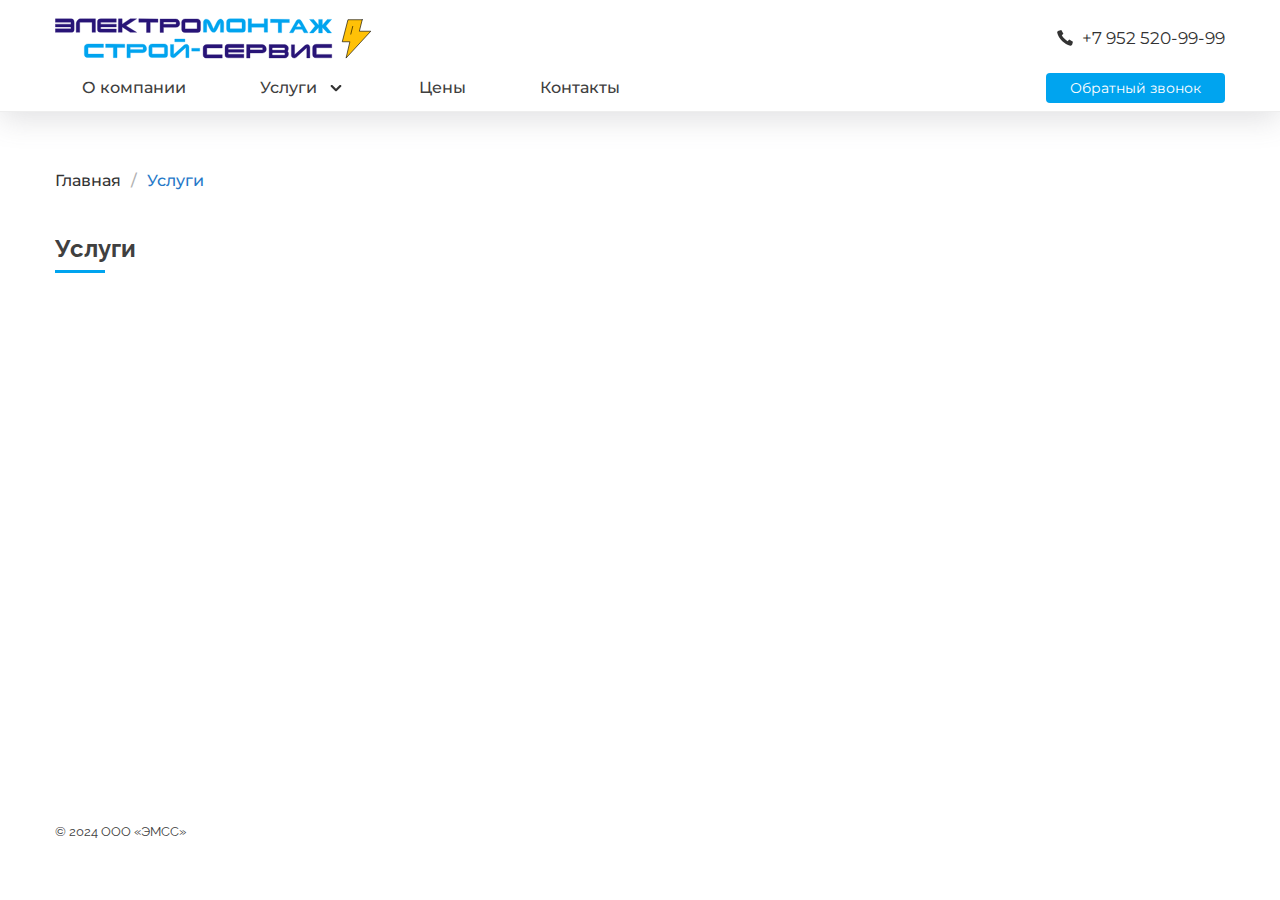
<file: services.html>
<!DOCTYPE html><html lang="ru"><head><meta charset="UTF-8"/><meta http-equiv="X-UA-Compatible" content="IE=edge"/><meta name="viewport" content="width=device-width, initial-scale=1.0"/><title>ЭМСС</title><link rel="stylesheet" href="./css/main.css"/><link rel="icon" type="image/x-icon" href="./img/favicons/favicon.svg"><link rel="apple-touch-icon" sizes="180x180" href="./img/favicons/apple-touch-icon.png"><meta name="description" content="Электромонтажные работы в Челябинске и Челябинской области"><meta name="keywords" content="Электромонтаж, Электромонтажные работы, Электрик, Челябинск, Челябинская область."></head><body><header class="header"><div class="header__body"><div class="container"><div class="header__row"> <a href="./index.html" class="logo"><img src="./img/logo3.svg" alt="" width="320" height="45"></a> <a class="header__phone" href="tel:+79525204832"><svg class="icon icon--phone"><use href="./img/svgsprite/sprite.symbol.svg#phone"></use></svg> <span>+7&#160;952&#160;520-99-99</span></a> <button class="mobile-nav-btn"><div class="nav-icon"></div></button></div></div></div><div class="header__bottom"><div class="container"><div class="header__row"><nav class="nav"><ul class="header__menu"><li class="header__menu-item"><a href="./about.html">О&#160;компании</a></li><li class="header__menu-item subtitle"> <a href="./services.html"><span>Услуги</span> <svg class="icon icon--arrow-down"><use href="./img/svgsprite/sprite.symbol.svg#arrow-down"></use></svg></a><ul class="subtitle__menu"><li class="subtitle__item"><a href="#2">Электрика под ключ</a></li><li class="subtitle__item"><a href="#3">Сборка и&#160;реконструкция электрощита</a></li><li class="subtitle__item"><a href="#4">Монтаж электропроводки</a></li><li class="subtitle__item"><a href="#">Установка и&#160;замена систем освещения</a></li><li class="subtitle__item"><a href="#">Установка и&#160;подключение бытовой техники</a></li><li class="subtitle__item"><a href="#">Установка и&#160;замена выключателей и&#160;розеток</a></li><li class="subtitle__item"><a href="#">Сервисные и&#160;бытовые услуги</a></li></ul></li><li class="header__menu-item"><a href="./price.html">Цены</a></li><li class="header__menu-item"><a href="./contacts.html">Контакты</a></li></ul></nav> <button class="header__btn" type="button">Обратный звонок</button></div></div></div><div class="popup"><div class="popup__backdrop"></div><div class="popup__body"> <button class="popup__close-btn" type="button"><svg class="icon icon--close"><use href="./img/svgsprite/sprite.symbol.svg#close"></use></svg></button><div class="popup__content"><form action="" class="form"> <input class="form__input" type="text" placeholder="Номер телефона"> <input class="form__input" type="text" placeholder="Ваше имя"><p class="form__text"> Нажимая кнопку, я&#160;принимаю <a class="form__link" href="#">соглашение о&#160;конфиденциальности</a> и&#160;соглашаюсь с&#160;обработкой персональных данных</p> <button class="form__btn" type="submit">Отправить</button></form></div></div></div></header><div class="mobile-nav"><ul class="mobile-nav__list"><li><a href="index.html">Главная</a></li><li><a href="docs.html">Стоимость работ</a></li></ul></div><main class="main"><section class="services"><div class="container"><div class="breadcrumbs"> <a href="./index.html">Главная</a> <span>Услуги</span></div><div class="services__body"><h2 class="services__title section-title">Услуги</h2></div></div></section></main><footer class="footer"><div class="container"><div class="footer__copyright"><p>&#169; 2024 OOO &#171;ЭМСС&#187;</p></div></div></footer><script src="./js/index.bundle.js"></script></body></html>
</file>
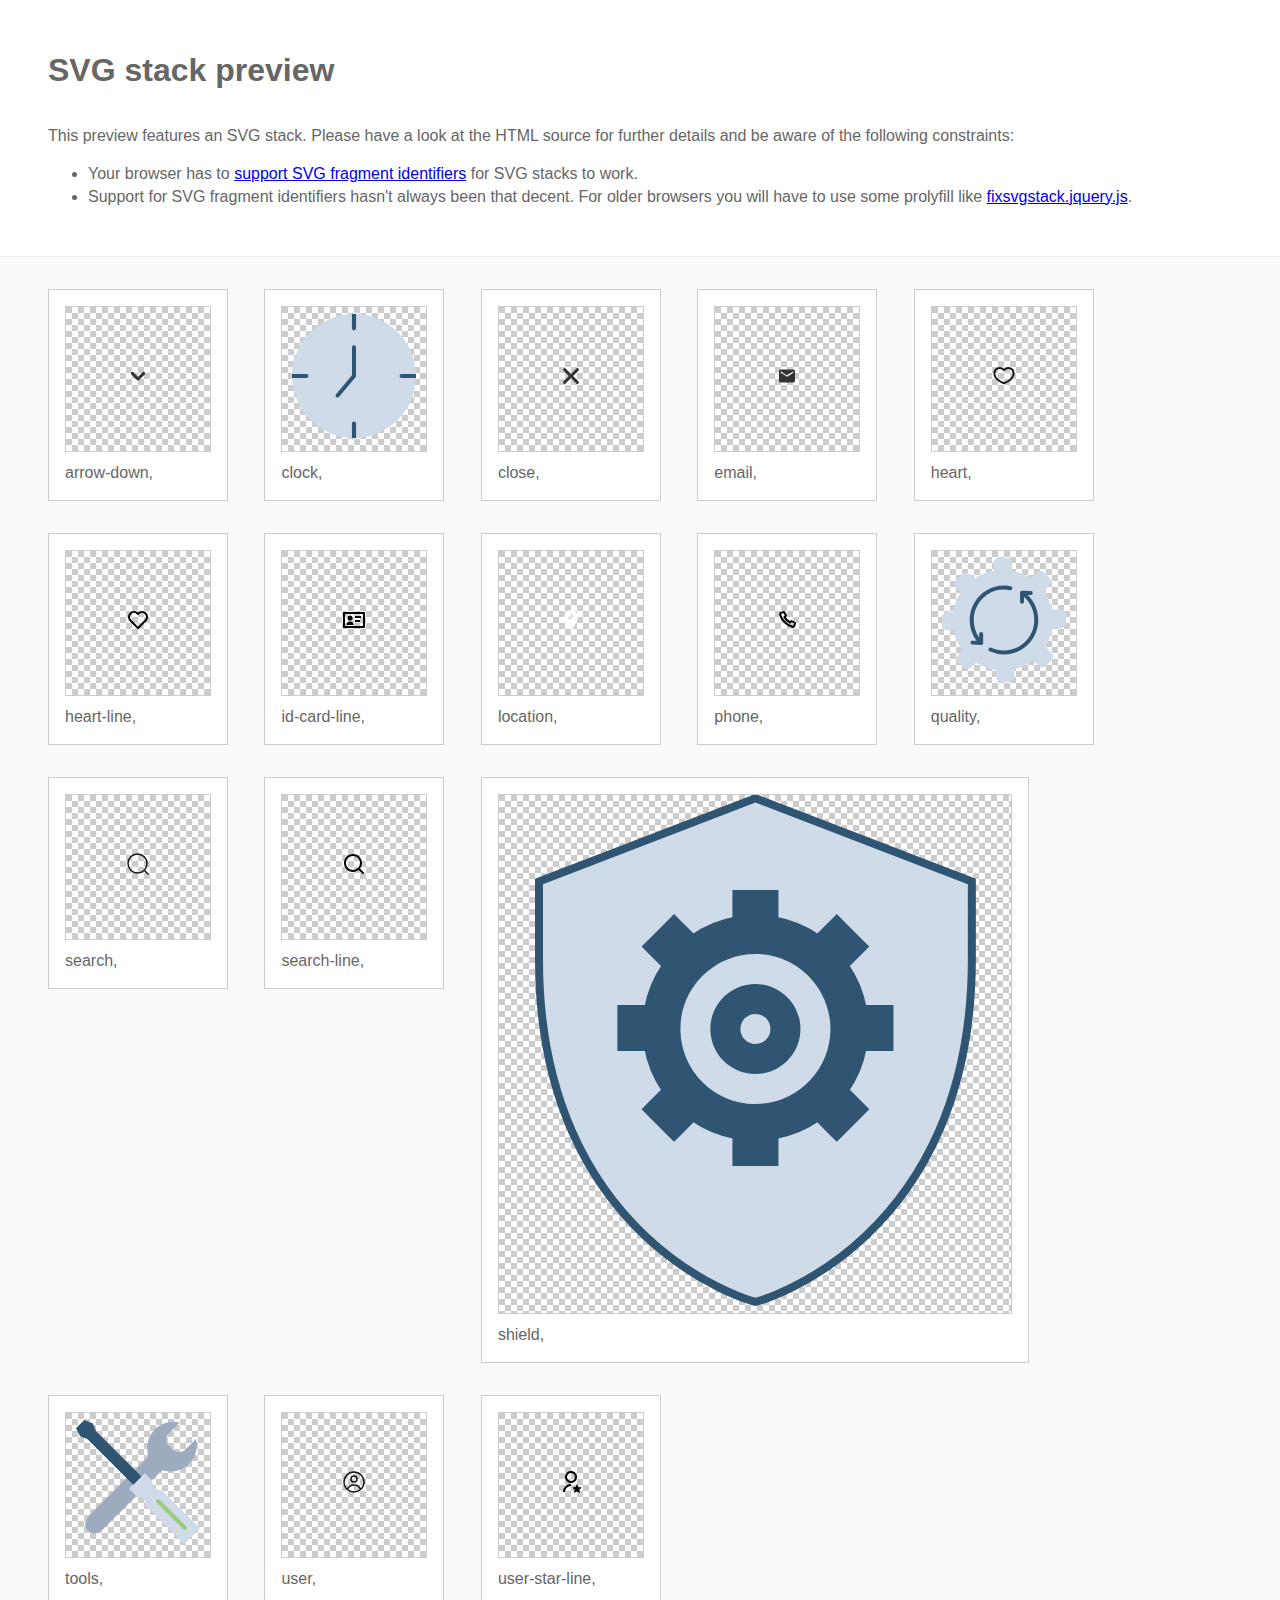
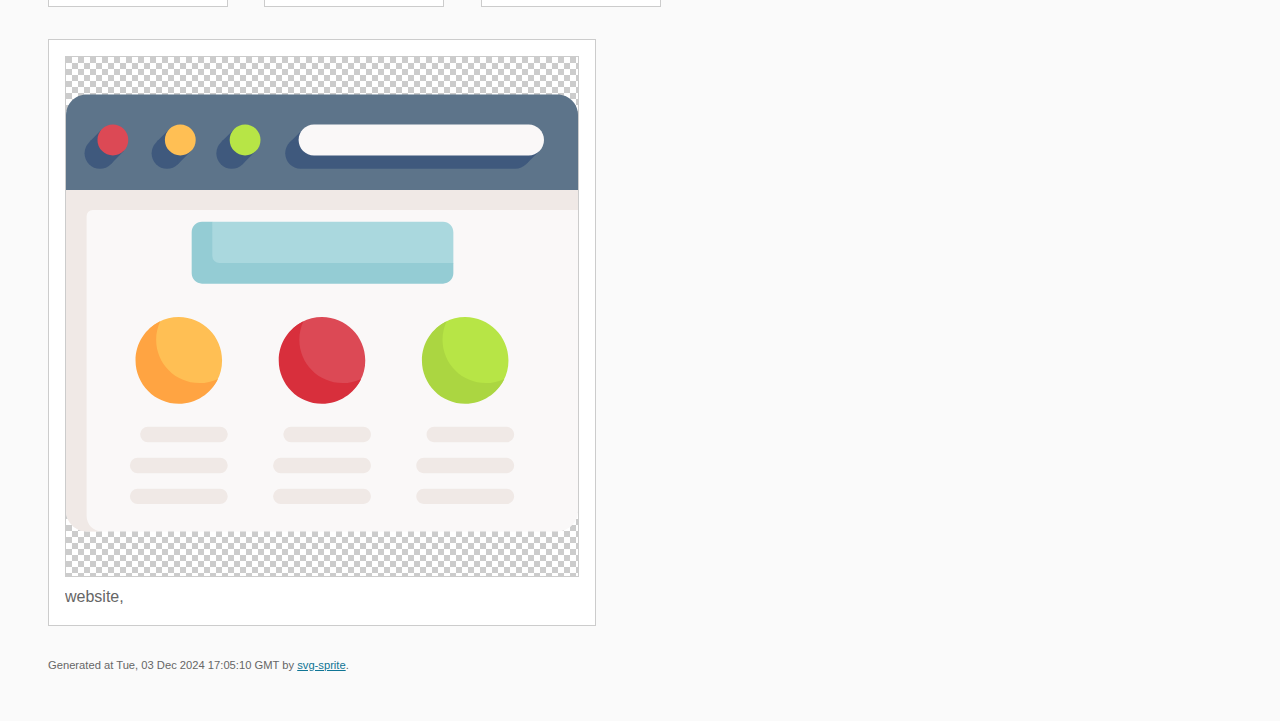
<file: img/svgsprite/stack/sprite.stack.html>
<!doctype html>
<html lang="en">
    <head>
        <meta charset="utf-8">
        <title>SVG stack preview | svg-sprite</title>
        <style>
            body {
                padding: 0;
                margin: 0;
                color: #666;
                background: #fafafa;
                font-family: Arial, Helvetica, sans-serif;
                font-size: 1em;
                line-height: 1.4;
            }

            header {
                display: block;
                padding: 3em 3em 2em;
                background-color: #fff;
            }

            header p {
                margin: 2em 0 0;
            }

            section {
                border-top: 1px solid #eee;
                padding: 2em 3em 0;
            }

            section ul {
                margin: 0;
                padding: 0;
            }

            section li {
                display: inline-block;
                background-color: #fff;
                position: relative;
                margin: 0 2em 2em 0;
                vertical-align: top;
                border: 1px solid #ccc;
                padding: 1em 1em 3em;
                cursor: default;
            }

            .icon-box {
                margin: 0;
                width: 144px;
                height: 144px;
                position: relative;
                background: #ccc url("data:image/svg+xml,%3Csvg xmlns='http://www.w3.org/2000/svg' width='12' height='12'%3E%3Cpath fill='%23fff' d='M6 0h6v6H6zM0 6h6v6H0z'/%3E%3C/svg%3E") top left repeat;
                border: 1px solid #ccc;
                display: table-cell;
                vertical-align: middle;
                text-align: center;
            }

            .icon {
                display: inline-block;
            }

            h1 {
                margin-top: 0;
            }

            h2 {
                margin: 0;
                padding: 0;
                font-size: 1em;
                font-weight: 400;
                white-space: nowrap;
                overflow: hidden;
                text-overflow: ellipsis;
                position: absolute;
                left: 1em;
                right: 1em;
                bottom: 1em;
            }

            footer {
                display: block;
                margin: 0;
                padding: 0 3em 3em;
            }

            footer p {
                margin: 0;
                font-size: .7em;
            }

            footer a {
                color: #0f7595;
                margin-left: 0;
            }
        </style>

<!--
Sprite shape dimensions
====================================================================================================
You will need to set the sprite shape dimensions via CSS when you use them as stack SVGs, otherwise
they would become a huge 100% in size. You may use the following dimension classes for doing so.
They might well be outsourced to an external stylesheet of course.
-->

<style>
 .svg-arrow-down-dims { width: 24px; height: 24px; }
 .svg-clock-dims { width: 124px; height: 124px; }
 .svg-close-dims { width: 24px; height: 24px; }
 .svg-email-dims { width: 20px; height: 16px; }
 .svg-heart-dims { width: 24px; height: 25px; }
 .svg-heart-line-dims { width: 24px; height: 24px; }
 .svg-id-card-line-dims { width: 24px; height: 24px; }
 .svg-location-dims { width: 24px; height: 24px; }
 .svg-phone-dims { width: 17px; height: 17px; }
 .svg-quality-dims { width: 124px; height: 124px; }
 .svg-search-dims { width: 24px; height: 24px; }
 .svg-search-line-dims { width: 24px; height: 24px; }
 .svg-shield-dims { width: 512px; height: 512px; }
 .svg-tools-dims { width: 124px; height: 124px; }
 .svg-user-dims { width: 24px; height: 24px; }
 .svg-user-star-line-dims { width: 24px; height: 24px; }
 .svg-website-dims { width: 512px; height: 512px; }
</style>

<!--
====================================================================================================
-->

    </head>
    <body>
        <header>
            <h1>SVG stack preview</h1>
            <p>This preview features an SVG stack. Please have a look at the HTML source for further details and be aware of the following constraints:</p>
            <ul>
                <li>Your browser has to <a href="https://caniuse.com/svg-fragment" target="_blank" rel="noopener noreferrer">support SVG fragment identifiers</a> for SVG stacks to work.</li>
                <li>Support for SVG fragment identifiers hasn't always been that decent. For older browsers you will have to use some prolyfill like <a href="https://github.com/preciousforever/SVG-Stacker/blob/master/fixsvgstack.jquery.js" target="_blank" rel="noopener noreferrer">fixsvgstack.jquery.js</a>.</li>
            </ul>
        </header>
        <section>

<!--
SVG stack
====================================================================================================
These SVG images make use of fragment identifiers (IDs) to reference certain portions of the
external sprite. By default, all shapes inside the sprite are hidden by CSS. The `:target` pseudo
selector is used to show the very shape that is referenced by the fragment identifier.
-->

            <ul>

             <li title="arrow-down">
                    <div class="icon-box">
                        <img src="svg/sprite.stack.svg#arrow-down" class="svg-arrow-down-dims" alt="arrow-down">
                    </div>
                    <h2>arrow-down, </h2>
                </li>
             <li title="clock">
                    <div class="icon-box">
                        <img src="svg/sprite.stack.svg#clock" class="svg-clock-dims" alt="clock">
                    </div>
                    <h2>clock, </h2>
                </li>
             <li title="close">
                    <div class="icon-box">
                        <img src="svg/sprite.stack.svg#close" class="svg-close-dims" alt="close">
                    </div>
                    <h2>close, </h2>
                </li>
             <li title="email">
                    <div class="icon-box">
                        <img src="svg/sprite.stack.svg#email" class="svg-email-dims" alt="email">
                    </div>
                    <h2>email, </h2>
                </li>
             <li title="heart">
                    <div class="icon-box">
                        <img src="svg/sprite.stack.svg#heart" class="svg-heart-dims" alt="heart">
                    </div>
                    <h2>heart, </h2>
                </li>
             <li title="heart-line">
                    <div class="icon-box">
                        <img src="svg/sprite.stack.svg#heart-line" class="svg-heart-line-dims" alt="heart-line">
                    </div>
                    <h2>heart-line, </h2>
                </li>
             <li title="id-card-line">
                    <div class="icon-box">
                        <img src="svg/sprite.stack.svg#id-card-line" class="svg-id-card-line-dims" alt="id-card-line">
                    </div>
                    <h2>id-card-line, </h2>
                </li>
             <li title="location">
                    <div class="icon-box">
                        <img src="svg/sprite.stack.svg#location" class="svg-location-dims" alt="location">
                    </div>
                    <h2>location, </h2>
                </li>
             <li title="phone">
                    <div class="icon-box">
                        <img src="svg/sprite.stack.svg#phone" class="svg-phone-dims" alt="phone">
                    </div>
                    <h2>phone, </h2>
                </li>
             <li title="quality">
                    <div class="icon-box">
                        <img src="svg/sprite.stack.svg#quality" class="svg-quality-dims" alt="quality">
                    </div>
                    <h2>quality, </h2>
                </li>
             <li title="search">
                    <div class="icon-box">
                        <img src="svg/sprite.stack.svg#search" class="svg-search-dims" alt="search">
                    </div>
                    <h2>search, </h2>
                </li>
             <li title="search-line">
                    <div class="icon-box">
                        <img src="svg/sprite.stack.svg#search-line" class="svg-search-line-dims" alt="search-line">
                    </div>
                    <h2>search-line, </h2>
                </li>
             <li title="shield">
                    <div class="icon-box">
                        <img src="svg/sprite.stack.svg#shield" class="svg-shield-dims" alt="shield">
                    </div>
                    <h2>shield, </h2>
                </li>
             <li title="tools">
                    <div class="icon-box">
                        <img src="svg/sprite.stack.svg#tools" class="svg-tools-dims" alt="tools">
                    </div>
                    <h2>tools, </h2>
                </li>
             <li title="user">
                    <div class="icon-box">
                        <img src="svg/sprite.stack.svg#user" class="svg-user-dims" alt="user">
                    </div>
                    <h2>user, </h2>
                </li>
             <li title="user-star-line">
                    <div class="icon-box">
                        <img src="svg/sprite.stack.svg#user-star-line" class="svg-user-star-line-dims" alt="user-star-line">
                    </div>
                    <h2>user-star-line, </h2>
                </li>
             <li title="website">
                    <div class="icon-box">
                        <img src="svg/sprite.stack.svg#website" class="svg-website-dims" alt="website">
                    </div>
                    <h2>website, </h2>
                </li>
         </ul>

<!--
====================================================================================================
-->

        </section>
        <footer>
            <p>Generated at Tue, 03 Dec 2024 17:05:10 GMT by <a href="https://github.com/svg-sprite/svg-sprite" target="_blank" rel="noopener noreferrer">svg-sprite</a>.</p>
        </footer>
    </body>
</html>
</file>
<file: css/main.css>
@charset "UTF-8";
/* Base */ /* Reset and base styles  */
@import url(https://fonts.googleapis.com/css?family=Manrope:200,300,regular,500,600,700,800);
* {
  padding: 0px;
  margin: 0px;
  border: none;
}

*,
*::before,
*::after {
  box-sizing: border-box;
}

/* Links */
a, a:link, a:visited {
  text-decoration: none;
}

a:hover {
  text-decoration: none;
}

/* Common */
aside, nav, footer, header, section, main {
  display: block;
}

h1, h2, h3, h4, h5, h6, p {
  font-size: inherit;
  font-weight: inherit;
}

ul, ul li {
  list-style: none;
}

img {
  vertical-align: top;
}

img, svg {
  max-width: 100%;
  height: auto;
}

address {
  font-style: normal;
}

/* Form */
input, textarea, button, select {
  font-family: inherit;
  font-size: inherit;
  color: inherit;
  background-color: transparent;
}

input::-ms-clear {
  display: none;
}

button, input[type=submit] {
  display: inline-block;
  box-shadow: none;
  background-color: transparent;
  background: none;
  cursor: pointer;
}

input:focus, input:active,
button:focus, button:active {
  outline: none;
}

button::-moz-focus-inner {
  padding: 0;
  border: 0;
}

label {
  cursor: pointer;
}

legend {
  display: block;
}

:root {
  --container-width: 1200px;
  --container-padding: 15px;
  --font-main: "Montserrat", sans-serif;
  --font-accent: "Raleway", sans-serif;
  --font-titles: var(--font-accent);
  --page-bg: #fff;
  --text-color: #404040;
  --main: #2578c8;
  --accent: #00a4ef;
  --link-color: #333;
  --laptop-size: 1199px;
  --tablet-size: 959px;
  --mobile-size: 599px;
}

.dark {
  --page-bg: #252526;
  --text-color: #fff;
}

@font-face {
  font-family: Montserrat;
  font-display: swap;
  src: url("../fonts/Montserrat-Bold.woff2") format("woff2"), url("../fonts/Montserrat-Bold.woff") format("woff");
  font-weight: 700;
  font-style: normal;
}
@font-face {
  font-family: Montserrat;
  font-display: swap;
  src: url("../fonts/Montserrat-BoldItalic.woff2") format("woff2"), url("../fonts/Montserrat-BoldItalic.woff") format("woff");
  font-weight: 400;
  font-style: normal;
}
@font-face {
  font-family: Montserrat;
  font-display: swap;
  src: url("../fonts/Montserrat-Regular.woff2") format("woff2"), url("../fonts/Montserrat-Regular.woff") format("woff");
  font-weight: 400;
  font-style: normal;
}
@font-face {
  font-family: Montserrat;
  font-display: swap;
  src: url("../fonts/Montserrat-Medium.woff2") format("woff2"), url("../fonts/Montserrat-Medium.woff") format("woff");
  font-weight: 500;
  font-style: normal;
}
@font-face {
  font-family: Raleway;
  font-display: swap;
  src: url("../fonts/Raleway-Bold.woff2") format("woff2"), url("../fonts/Raleway-Bold.woff") format("woff");
  font-weight: 700;
  font-style: normal;
}
@font-face {
  font-family: Montserrat;
  font-display: swap;
  src: url("../fonts/Montserrat-Thin.woff2") format("woff2"), url("../fonts/Montserrat-Thin.woff") format("woff");
  font-weight: 100;
  font-style: normal;
}
@font-face {
  font-family: Raleway;
  font-display: swap;
  src: url("../fonts/Raleway-Regular.woff2") format("woff2"), url("../fonts/Raleway-Regular.woff") format("woff");
  font-weight: 400;
  font-style: normal;
}
@font-face {
  font-family: Raleway;
  font-display: swap;
  src: url("../fonts/Raleway-Medium.woff2") format("woff2"), url("../fonts/Raleway-Medium.woff") format("woff");
  font-weight: 500;
  font-style: normal;
}
html {
  scroll-behavior: smooth;
  background-color: rgb(39, 39, 39);
}

body {
  font-family: var(--font-main);
  font-size: 14px;
  font-weight: 400;
  line-height: 1.15;
  text-wrap: balance;
  background-color: var(--page-bg);
  color: var(--text-color);
}

body.noscroll {
  overflow: hidden;
}

img {
  display: block;
}

a {
  color: var(--link-color);
}

code {
  background-color: #e9f1f6;
  padding: 0.2rem;
  border-radius: 4px;
}

pre.code {
  overflow-x: auto;
  background-color: #e9f1f6;
  padding: 1rem;
  border-radius: 4px;
}

.docs {
  display: grid;
  line-height: 1.5;
}
.docs p {
  margin: 1rem 0;
}
.docs ul,
.docs ol {
  padding-left: 2rem;
}
.docs ul li,
.docs ol li {
  list-style: disc;
  margin-bottom: 0.5rem;
}
.docs ol li {
  list-style: decimal;
}
.docs section, .docs section.docs {
  padding: 40px 0;
}
.docs section + section {
  border-top: 1px solid #dae5e9;
}
.docs small {
  font-size: 1rem;
  color: rgb(172, 172, 172);
}
.docs .title-1:first-child,
.docs .title-2:first-child {
  margin-top: 0 !important;
}

.test {
  width: 600px;
  height: 300px;
  margin: 50px auto;
  background-color: #999;
  background-position: center center; /* x y */
  background-size: cover;
  background-repeat: no-repeat;
  background-image: url("./../img/project-02.jpg");
}
@media (-webkit-min-device-pixel-ratio: 2), (min-resolution: 192dpi) {
  .test {
    background-image: url("./../img/project-02@2x.jpg");
  }
}

.test-2 {
  width: 600px;
  height: 300px;
  margin: 50px auto;
  background-color: #999;
  background-position: center center; /* x y */
  background-size: cover;
  background-repeat: no-repeat;
  background-image: image-set(url("./../img/project-02.jpg") 1x, url("./../img/project-02@2x.jpg") 2x);
}

.font-1 {
  font-family: "Montserrat";
  font-weight: 700;
  font-style: italic;
}

.font-2 {
  font-family: "FirasansBook";
  font-weight: 400;
}

/* Отключить при необходимости */
.none {
  display: none !important;
}

.visually-hidden {
  position: absolute;
  width: 1px;
  height: 1px;
  margin: -1px;
  border: 0;
  padding: 0;
  white-space: nowrap;
  clip-path: inset(100%);
  clip: rect(0 0 0 0);
  overflow: hidden;
}

.no-scroll {
  overflow-y: hidden;
}

.text-left {
  text-align: left;
}

.text-right {
  text-align: right;
}

.text-center {
  text-align: center;
}

.d-flex {
  display: flex;
}

.flex-center {
  justify-content: center;
}

/* Демо контент */
.content-demo {
  margin-bottom: 5rem;
  padding: 1rem;
  background-color: #dadada;
}

/* Контейнеры */
.container {
  margin: 0 auto;
  padding: 0 var(--container-padding);
  max-width: var(--container-width);
  width: 100%;
}

.container-full {
  padding: 0 var(--container-padding);
  max-width: 100%;
}

.container-left-50 {
  padding: 0 var(--container-padding);
  max-width: 50%;
}
@media (max-width: 820px) {
  .container-left-50 {
    max-width: 100%;
  }
}

.container-right-50 {
  padding: 0 var(--container-padding);
  max-width: 50%;
  margin-left: auto;
}
@media (max-width: 820px) {
  .container-right-50 {
    max-width: 100%;
  }
}

.container-right {
  padding-left: calc((100% - var(--container-width)) / 2 + var(--container-padding));
}
@media (max-width: 1220px) {
  .container-right {
    padding-left: var(--container-padding);
  }
}

.container-left {
  padding-right: calc((100% - var(--container-width)) / 2 + var(--container-padding));
}
@media (max-width: 1220px) {
  .container-left {
    padding-right: var(--container-padding);
  }
}

.container-half-left {
  padding-right: calc((100% - var(--container-width)) / 2 + var(--container-width) / 2);
  padding-left: calc((100% - var(--container-width)) / 2 + var(--container-padding));
}
@media (max-width: 1220px) {
  .container-half-left {
    padding-left: var(--container-padding);
  }
}
@media (max-width: 820px) {
  .container-half-left {
    padding: 0 var(--container-padding);
  }
}

.container-half-right {
  padding-left: calc((100% - var(--container-width)) / 2 + var(--container-width) / 2);
  padding-right: calc((100% - var(--container-width)) / 2 + var(--container-padding));
}
@media (max-width: 1220px) {
  .container-half-right {
    padding-right: var(--container-padding);
  }
}
@media (max-width: 820px) {
  .container-half-right {
    padding: 0 var(--container-padding);
  }
}

html,
body {
  min-height: 100vh;
  display: flex;
  flex-direction: column;
}

.footer {
  margin-top: auto;
}

/* Blocks */
.about {
  padding: 60px 0;
}

.about__text {
  max-width: 620px;
  margin: 20px 0;
  line-height: 1.5;
  text-align: justify;
}

.accordion {
  width: 100%;
  margin: 0 auto;
}

.accordion-item {
  position: relative;
  margin-bottom: 10px;
  border-bottom: 1px solid #eaebed;
  padding-bottom: 10px;
}

.accordion-headline {
  max-width: 98%;
  font-family: var(--main-font);
  font-weight: 500;
  font-size: 21px;
  line-height: 1.2;
  color: var(--text-color);
  cursor: pointer;
}
.accordion-headline.active .accordion-btn {
  transform: rotate(45deg);
}

.accordion-btn {
  position: absolute;
  top: 0;
  right: 0;
  width: 20px;
  height: 20px;
  background-image: url("data:image/svg+xml,%3Csvg width='21' height='20' viewBox='0 0 21 20' fill='none' xmlns='http://www.w3.org/2000/svg'%3E%3Cg clip-path='url(%23clip0_207_2662)'%3E%3Cpath d='M10.1406 10H0.140625M10.1406 20V10V20ZM10.1406 10V0V10ZM10.1406 10H20.1406H10.1406Z' stroke='%23282739' stroke-width='2'/%3E%3C/g%3E%3Cdefs%3E%3CclipPath id='clip0_207_2662'%3E%3Crect width='20' height='20' fill='white' transform='translate(0.140625)'/%3E%3C/clipPath%3E%3C/defs%3E%3C/svg%3E%0A");
  background-repeat: no-repeat;
  cursor: pointer;
  transition: transform 0.3s ease;
}

.accordion-content {
  max-height: 0;
  overflow-y: hidden;
  font-size: 18px;
  line-height: 1.2;
  color: var(--text-color);
  transition: max-height 0.3s ease;
}

.address {
  font-size: 18px;
}
.address > span {
  position: relative;
  display: flex;
  align-items: center;
  gap: 7px;
  margin-bottom: 7px;
  font-weight: 600;
  font-size: 14px;
}
.address > span::before {
  content: "";
  width: 7px;
  height: 7px;
  background-color: var(--accent);
}

.address__location {
  display: flex;
  align-items: center;
  gap: 6px;
  margin-bottom: 25px;
  color: #555;
  font-weight: 500;
  transition: color 0.3s ease-in-out;
}

.address__phone {
  display: flex;
  align-items: center;
  gap: 6px;
  margin-bottom: 25px;
  font-weight: 500;
  color: #555;
  transition: color 0.3s ease-in-out;
}
.address__phone .icon {
  transition: fill 0.3s ease-in-out;
}
.address__phone:hover .icon {
  fill: var(--accent);
}

.address__email {
  display: flex;
  align-items: center;
  gap: 6px;
  font-family: var(--font-accent);
  color: #555;
  font-weight: 500;
}
.address__email .icon {
  transition: fill 0.3s ease-in-out;
}
.address__email:hover .icon {
  fill: var(--accent);
}

.benefits {
  margin: 120px 0;
}

.benefits__img {
  margin: 0 auto;
  width: 145px;
  height: 145px;
  margin-bottom: 20px;
}

.benefits__title {
  margin-bottom: 60px;
}

.benefits__list {
  display: grid;
  grid-template-columns: repeat(2, 360px);
  justify-content: center;
  gap: 45px;
  margin: 65px 0;
}

.benefits__list-item {
  padding: 48px 32px;
  border-radius: 10px;
  box-shadow: rgba(100, 100, 111, 0.2) 0px 7px 29px 0px;
  text-align: center;
}

.benefits__list-title {
  font-size: 20px;
  font-weight: 500;
  margin-bottom: 15px;
}

.benefits__list-text {
  font-size: 13px;
  line-height: 1.4;
}

@media (max-width: 992px) {
  .benefits {
    margin: 60px 0;
  }
}
.breadcrumbs {
  display: flex;
  font-size: 16px;
  margin-bottom: 45px;
}
.breadcrumbs a {
  position: relative;
  font-weight: 500;
  transition: color 0.3s ease-in-out;
}
.breadcrumbs a::after {
  content: "/";
  padding: 0 10px;
  color: #b1b1b1;
}
.breadcrumbs a:hover {
  color: var(--accent);
}
.breadcrumbs span {
  color: #a3a3a3;
  color: var(--main);
  font-weight: 500;
}

.contacts {
  padding: 60px 0;
}

.footer {
  padding: 50px 0;
  font-size: 32px;
}
.footer h1 {
  font-size: 32px;
}
.footer a {
  color: #fff;
  text-decoration: underline;
}
@media (max-width: 1200px) {
  .footer {
    font-size: 26px;
  }
}

.footer__copyright {
  font-family: var(--font-accent);
  padding: 10px 0;
  font-size: 13px;
}

.gallery {
  margin: 115px 0;
}

.gallery__content {
  display: grid;
  grid-template-columns: repeat(3, 1fr);
  gap: 25px;
}

.gallery__img {
  display: block;
  height: 100%;
  width: 100%;
  object-fit: cover;
}

.header {
  z-index: 5;
  border-bottom: 1px solid #eee;
  box-shadow: rgba(100, 100, 111, 0.2) 0px 7px 29px 0px;
}

.header__body {
  padding: 16px 0 6px 0;
}

.header__row {
  display: flex;
  align-items: center;
  justify-content: space-between;
  gap: 40px;
}

.logo {
  width: 320px;
  height: 45px;
}

.header__phone {
  display: flex;
  align-items: center;
  gap: 8px;
  transition: color 0.3s ease-in-out;
  font-size: 17px;
  text-decoration: underline;
}
.header__phone .icon {
  transition: fill 0.3s ease-in-out;
}
.header__phone:hover .icon {
  fill: var(--accent);
}

.header__bottom {
  padding: 6px 0 8px 0;
}

.header__menu {
  display: flex;
  gap: 20px;
  font-weight: 500;
}

.header__menu-item > a {
  display: block;
  padding: 5px 27px;
  font-size: 16px;
  color: var(--text-color);
  transition: background-color 0.3s ease-in-out, color 0.3s ease-in-out;
}
.header__menu-item > a:hover {
  color: #fff;
  background-color: var(--accent);
}

.subtitle {
  position: relative;
}

.subtitle > a {
  display: flex;
  align-items: center;
  gap: 10px;
}

.subtitle .icon {
  transition: transform 0.3s ease-in-out, fill 0.3s ease-in-out;
}

.subtitle__menu {
  display: none;
  position: absolute;
  top: 30px;
  left: 0px;
  min-width: 260px;
  background-color: #fff;
}

.subtitle:hover .icon {
  transform: scale(-1);
}

.subtitle:hover .subtitle__menu {
  display: block;
}

.subtitle__item:not(:last-child) {
  margin: 5px 0;
}

.subtitle__item a {
  display: block;
  padding: 10px 15px;
  transition: background-color 0.3s ease, color 0.3s ease;
}
.subtitle__item a:hover {
  color: #fff;
  background-color: var(--accent);
}

.header__btn {
  padding: 6px 24px;
  background-color: var(--accent);
  color: #fff;
  border-radius: 4px;
  transition: background-color 0.3s ease-in-out;
}
.header__btn:hover {
  background-color: #0689c5;
}

.hero__slider {
  height: calc(100vh - 112px);
}

.hero__slide {
  position: relative;
  background-repeat: no-repeat;
  background-size: cover;
  background-position: center;
  z-index: 3;
}
.hero__slide::before {
  content: "";
  position: absolute;
  top: 0;
  left: 0;
  width: 100%;
  height: 100%;
  background-color: rgba(0, 0, 0, 0.5);
}

.hero__img {
  position: absolute;
  top: 0;
  left: 0;
  width: 100%;
  height: 100%;
  display: block;
  object-fit: cover;
  z-index: -1;
}

.hero__content {
  position: relative;
  display: flex;
  align-items: center;
  margin: 0 auto;
  padding: 0 45px;
  max-width: 1200px;
  height: 100%;
  z-index: 2;
}

.hero__title {
  max-width: 920px;
  margin-bottom: 35px;
  font-size: 48px;
  font-weight: 700;
  color: #fff;
  transform: translateX(200px);
}

.hero__text {
  margin-bottom: 20px;
  color: #fff;
  max-width: 580px;
  font-size: 18px;
  transform: translateX(200px);
}

.swiper-slide-active .hero__title {
  animation-name: anim-title;
  animation-duration: 1.2s;
  animation-timing-function: ease;
  animation-fill-mode: forwards;
  animation-delay: 0.2s;
  opacity: 0;
}
.swiper-slide-active .hero__text {
  animation-name: anim-text;
  animation-duration: 1.2s;
  animation-timing-function: ease;
  animation-fill-mode: forwards;
  animation-delay: 0.5s;
  opacity: 0;
}

.swiper-pagination .swiper-pagination-bullet {
  width: 6px;
  height: 5px;
  border-radius: 2px;
  transition: width 0.3s ease;
  background-color: #fff;
}

.swiper-pagination-bullet.swiper-pagination-bullet-active {
  width: 32px;
  height: 5px;
  border-radius: 2px;
}

@keyframes anim-title {
  from {
    transform: translateX(200px);
    opacity: 0;
  }
  to {
    transform: translateX(0px);
    opacity: 1;
  }
}
@keyframes anim-text {
  from {
    transform: translateX(200px);
    opacity: 0;
  }
  to {
    transform: translateX(0px);
    opacity: 1;
  }
}
@media (max-width: 992px) {
  .hero__title {
    font-size: 38px;
  }
  .hero__text {
    font-size: 16px;
  }
}
.icons-wrapper {
  padding: 30px 0;
  display: flex;
  column-gap: 30px;
}

.icon {
  fill: transparent;
  stroke: transparent;
  width: 62px;
  height: 62px;
}

.icon--heart-line {
  fill: rgb(241, 68, 131);
}

.icon--id-card-line {
  fill: rgb(51, 51, 51);
}

.icon--search-line {
  fill: rgb(28, 176, 80);
}

.icon--user-star {
  fill: rgb(26, 134, 235);
}

.icon--user {
  stroke: rgb(26, 134, 235);
  transition: all 0.2s ease-in;
}
.icon--user:hover {
  stroke: rgb(17, 193, 90);
}

.icon--phone {
  width: 18px;
  height: 18px;
  fill: #333;
}

.icon--email {
  width: 16px;
  height: 14px;
  fill: #333;
}

.icon--location {
  width: 18px;
  height: 24px;
  fill: #333;
}

.icon--arrow-down {
  width: 18px;
  height: 18px;
  fill: #333;
}

.icon--close {
  width: 24px;
  height: 24px;
  fill: #333;
}

.logo {
  font-size: 32px;
}

.mobile-nav {
  position: fixed;
  top: -100%;
  width: 100%;
  height: 100%;
  z-index: 9;
  display: flex;
  flex-direction: column;
  align-items: center;
  justify-content: center;
  padding-top: 40px;
  padding-bottom: 40px;
  background: #8ccae6;
  transition: all 0.2s ease-in;
}

.mobile-nav--open {
  top: 0;
}

.mobile-nav a {
  color: #fff;
}

.mobile-nav__list {
  display: flex;
  flex-direction: column;
  align-items: center;
  row-gap: 20px;
  font-size: 28px;
}
.mobile-nav__list .active {
  opacity: 0.5;
}

/* Nav Icon */
.mobile-nav-btn {
  --time: 0.1s;
  --width: 40px;
  --height: 30px;
  --line-height: 4px;
  --spacing: 6px;
  --color: #000;
  --radius: 4px;
  /* Fixed height and width */
  /* height: var(--height); */
  /* width: var(--width); */
  /* Dynamic height and width */
  height: calc(var(--line-height) * 3 + var(--spacing) * 2);
  width: var(--width);
  display: flex;
  justify-content: center;
  align-items: center;
}

.nav-icon {
  position: relative;
  width: var(--width);
  height: var(--line-height);
  background-color: var(--color);
  border-radius: var(--radius);
}

.nav-icon::before,
.nav-icon::after {
  content: "";
  display: block;
  position: absolute;
  left: 0;
  width: var(--width);
  height: var(--line-height);
  border-radius: var(--radius);
  background-color: var(--color);
  transition: transform var(--time) ease-in, top var(--time) linear var(--time);
}

.nav-icon::before {
  /* top: calc(var(--line-height) * -2); */
  top: calc(-1 * (var(--line-height) + var(--spacing)));
}

.nav-icon::after {
  /* top: calc(var(--line-height) * 2); */
  top: calc(var(--line-height) + var(--spacing));
}

.nav-icon.nav-icon--active {
  background-color: transparent;
}

.nav-icon.nav-icon--active::before,
.nav-icon.nav-icon--active::after {
  top: 0;
  transition: top var(--time) linear, transform var(--time) ease-in var(--time);
}

.nav-icon.nav-icon--active::before {
  transform: rotate(45deg);
}

.nav-icon.nav-icon--active::after {
  transform: rotate(-45deg);
}

/* Layout */
.mobile-nav-btn {
  z-index: 999;
  display: none;
}

@media (max-width: 1000px) {
  .mobile-nav-btn {
    display: block;
  }
}
.popup {
  position: fixed;
  top: 0;
  left: 0;
  width: 100%;
  height: 100%;
  z-index: 99;
  display: none;
}

.popup.open {
  display: block;
}

.popup__backdrop {
  position: absolute;
  top: 0;
  left: 0;
  width: 100%;
  height: 100%;
  background-color: #000;
  opacity: 0.3;
  z-index: -1;
}

.popup__body {
  position: absolute;
  top: 50%;
  left: 50%;
  z-index: 2;
  padding: 65px 50px;
  border: 1px solid #ccc;
  max-width: 580px;
  background-color: #fff;
  box-shadow: rgba(100, 100, 111, 0.2) 0px 7px 29px 0px;
  transform: translate(-50%, -50%);
}

.popup__close-btn {
  display: block;
  padding: 5px;
  position: absolute;
  top: 20px;
  right: 20px;
}

.form__input {
  display: block;
  width: 100%;
  margin-bottom: 25px;
  padding: 12px;
  border: 1px solid #ccc;
  border-radius: 5px;
  transition: border-color 0.3s ease-in-out;
}
.form__input:focus-visible {
  border-color: var(--main);
}

.form__text {
  font-family: var(--font-accent);
  font-size: 13px;
  font-weight: 500;
}

.form__link {
  color: #808080;
  transition: color 0.3s ease-in-out;
}
.form__link:hover {
  text-decoration: underline;
  color: var(--main);
}

.form__btn {
  display: block;
  margin-top: 30px;
  padding: 12px 24px;
  width: 100%;
  background-color: var(--accent);
  border-radius: 5px;
  color: #fff;
  text-transform: uppercase;
  font-size: 16px;
  transition: background-color 0.3s ease-in-out;
}
.form__btn:hover {
  background-color: #0689c5;
}

.price {
  padding: 60px 0;
}

.price__list {
  padding: 5px 0;
}

.price__list-item {
  display: grid;
  grid-template-columns: 1fr 140px 240px;
  border-top: 1px solid #ddd;
  padding: 5px 10px;
  font-size: 16px;
}

.price__list-item:nth-child(odd) {
  background-color: #f9f9f9;
}

.price__list-item:first-child {
  background-color: var(--accent);
  font-size: 16px;
  color: #fff;
}

.price__list-unit {
  text-align: center;
}

.price__list-cost {
  text-align: right;
}

.services {
  padding: 60px 0;
}

.title-1 {
  margin: 1em 0 0.5em;
  font-size: 38px;
  font-weight: 700;
  font-family: var(--font-titles);
}

.title-2 {
  position: relative;
  margin-bottom: 60px;
  font-size: 28px;
  font-weight: 700;
  padding-bottom: 8px;
  font-family: var(--font-titles);
  text-align: center;
}
.title-2::before {
  content: "";
  position: absolute;
  left: 50%;
  bottom: 0;
  width: 50px;
  height: 3px;
  background-color: var(--accent);
  transform: translateX(-50%);
}

.section-title {
  position: relative;
  margin-bottom: 45px;
  font-size: 24px;
  font-weight: 700;
  padding-bottom: 10px;
  font-family: var(--font-titles);
}
.section-title::before {
  content: "";
  position: absolute;
  left: 0;
  bottom: 0;
  width: 50px;
  height: 3px;
  background-color: var(--accent);
}

.works {
  margin: 115px 0;
  padding: 115px 0;
  background-color: #f1f1f1;
}

.works__body {
  max-width: 980px;
  margin: 0 auto;
}

.works__item {
  display: flex;
  align-items: center;
  justify-content: center;
  gap: 30px;
  padding: 30px;
  box-shadow: rgba(100, 100, 111, 0.2) 0px 7px 29px 0px;
  background-color: #fff;
}
.works__item:nth-child(even) {
  flex-direction: row-reverse;
  text-align: right;
}
.works__item:not(:last-child) {
  margin-bottom: 40px;
}

.works__img {
  max-width: 400px;
}

.works__item-title {
  font-size: 24px;
  font-weight: 600;
  margin-bottom: 20px;
}

.works__item-text {
  font-size: 15px;
  line-height: 1.4;
  max-width: 500px;
}

@media (max-width: 992px) {
  .works {
    margin: 60px 0;
    padding: 60px 0;
  }
  .works__item:not(:last-child) {
    margin-bottom: 25px;
  }
}
/* No styles code below. Only in modules */
/* Не пишите CSS код ниже. Только в подключаемых файлах */
/*# sourceMappingURL=[data-uri] */
</file>
